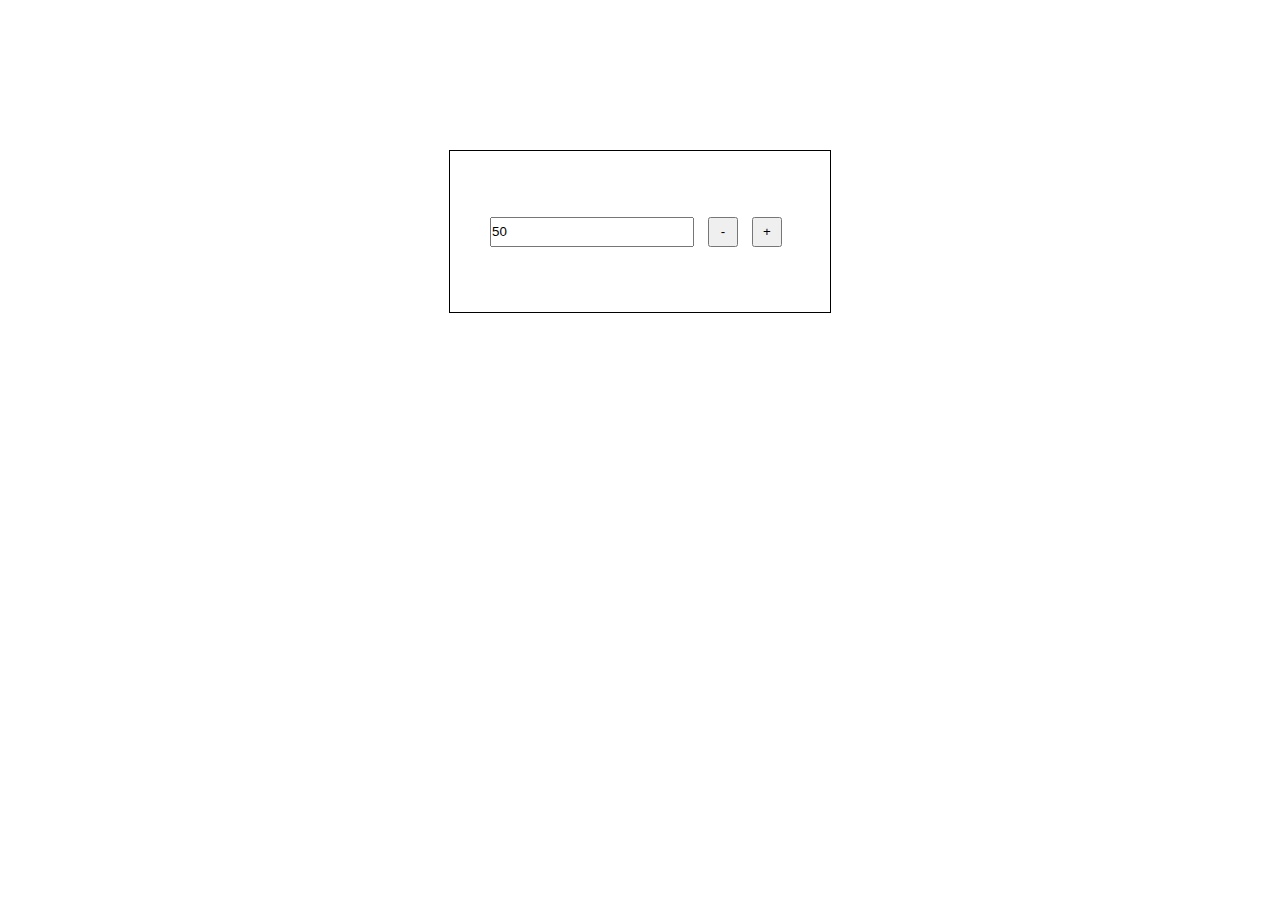
<file: inputComponent/index.html>
<!DOCTYPE html>
<html lang="en">
<head>
	<meta charset="UTF-8">
	<title>数字输入框组件</title>
	<link rel="stylesheet" href="index.css">
	
</head>
<body>
	<div id="app">
		<input-number v-model="value" :step="10" :max="100" :min="0"></input-number>
	</div>
	<script src="vue.js"></script>
	<script src="input-number.js"></script>
	<script src="index.js"></script>
</body>
</html>
</file>
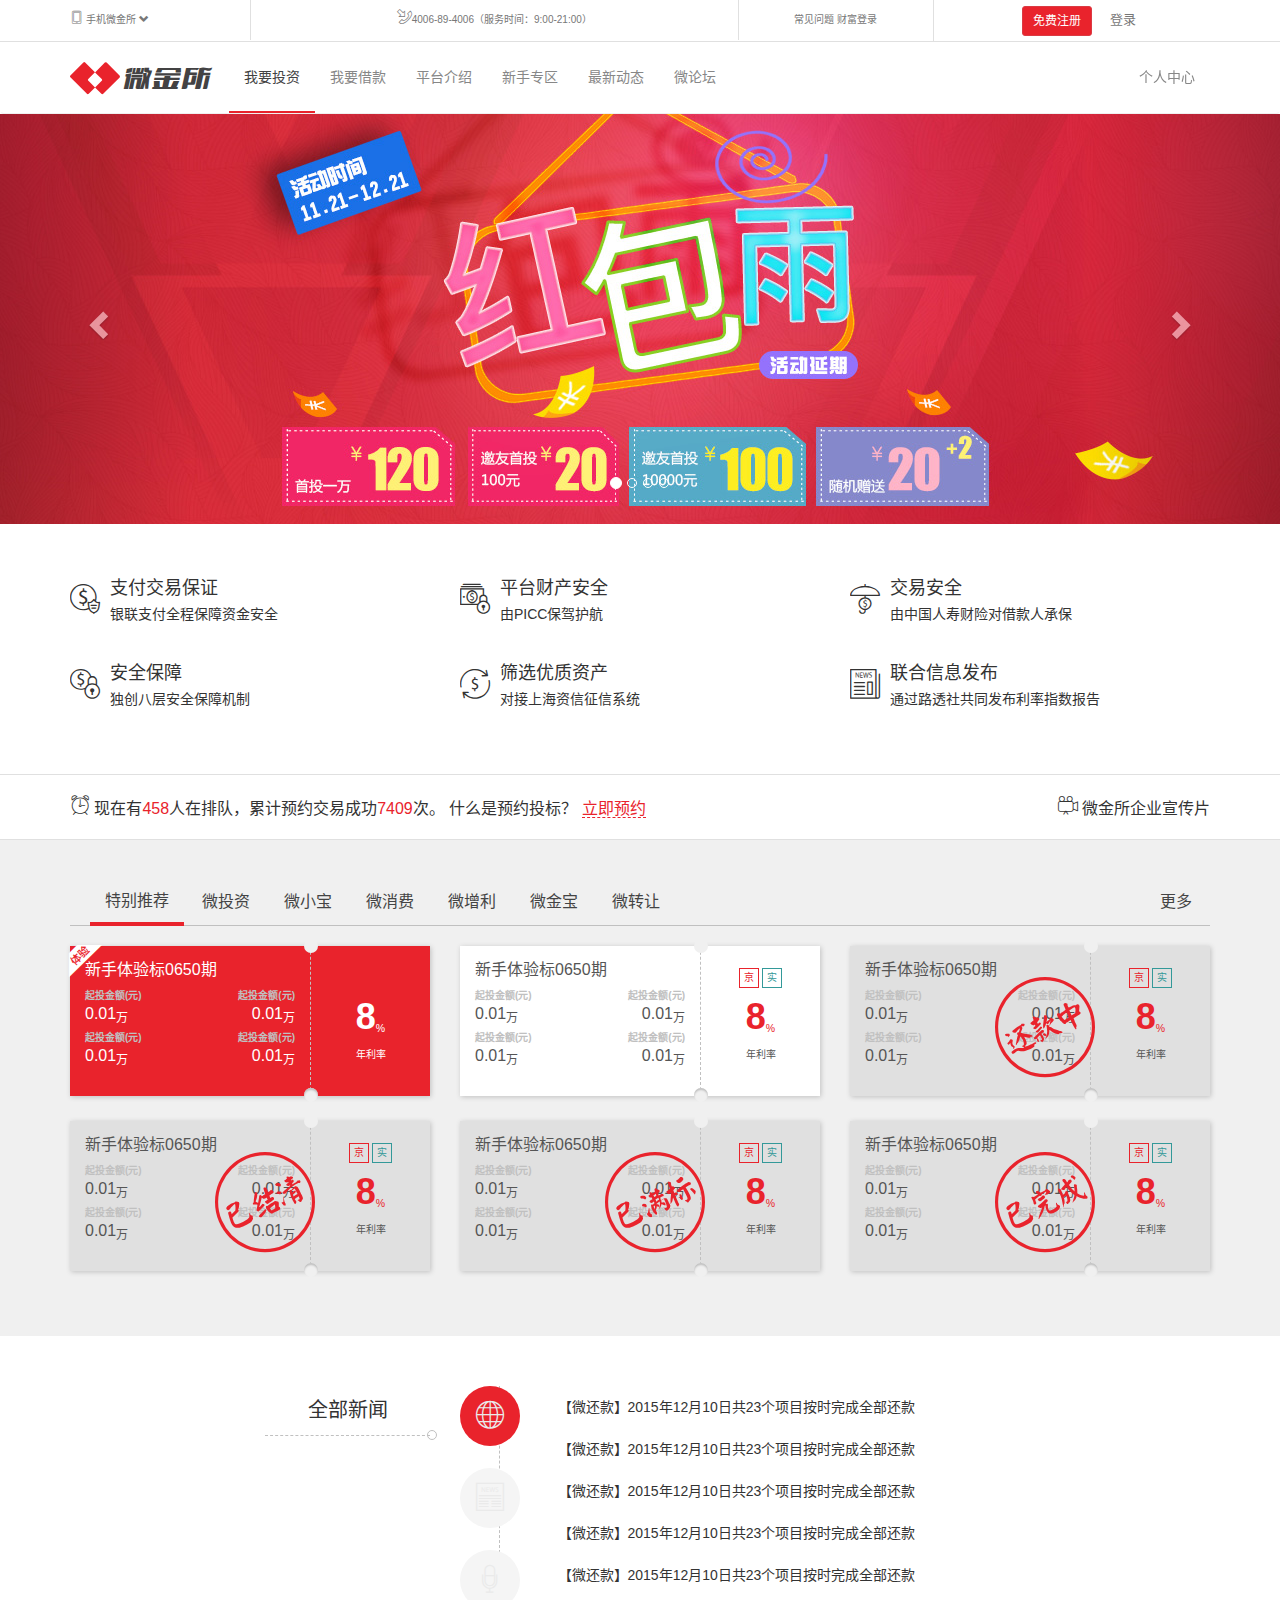
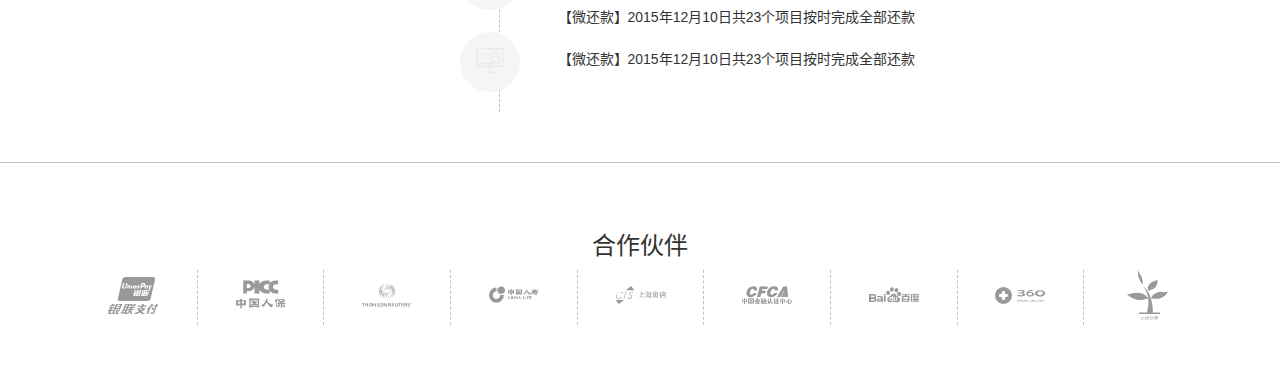
<file: weijinsuo/index.html>
<!DOCTYPE html>
<html lang="zh-CN">

<head>
  <meta charset="UTF-8">
  <meta name="viewport" content="width=device-width, initial-scale=1.0">
  <meta name="author" content="iceStone <ice@wedn.net>">
  <title>微金所-安全的互联网微金融资产交易平台</title>
  <link rel="shortcut icon" href="favicon.ico">
  <link rel="stylesheet" href="lib/bootstrap/css/bootstrap.css">
  <link rel="stylesheet" href="css/main.css">
</head>

<body>
  <!-- 顶部区域 -->
  <header>
    <!-- 通栏菜单 -->
    <div class="topbar hidden-sm hidden-xs">
      <div class="container">
        <div class="row">
          <div class="tb-1 col-md-2">
            <a href="#" class="text-muted">
              <i class="icon-mobilephone"></i>
              <span>手机微金所</span>
              <i class="glyphicon glyphicon-chevron-down"></i>
              <img src="img/c_06.jpg" alt="扫一扫">
            </a>
          </div>
          <div class="tb-2 col-md-5 text-center text-muted">
            <i class="icon-telephone"></i><span>4006-89-4006（服务时间：9:00-21:00）</span>
          </div>
          <div class="tb-3 col-md-2 text-center">
            <a href="#" class="text-muted">常见问题</a>
            <a href="#" class="text-muted">财富登录</a>
          </div>
          <div class="tb-4 col-md-3 text-center">
            <a href="#" class="btn btn-register btn-sm">免费注册</a>
            <a href="#" class="text-muted" data-toggle="modal" data-target=".modal">登录</a>
          </div>
        </div>
      </div>
    </div>
    <!-- /通栏菜单 -->
    <!-- 导航菜单 -->
    <nav class="navbar navbar-itcast" data-spy="affix" data-offset-top="200" data-offset-bottom="1000">
      <div class="container">
        <div class="navbar-header">
          <button type="button" class="navbar-toggle collapsed" data-toggle="collapse" data-target="#nav_menu" aria-expanded="false">
            <span class="sr-only">切换菜单显示</span>
            <span class="icon-bar"></span>
            <span class="icon-bar"></span>
            <span class="icon-bar"></span>
          </button>
          <a class="navbar-brand" href="#">
            <i class="icon-icon"></i><i class="icon-logo"></i>
          </a>
        </div>
        <div class="collapse navbar-collapse" id="nav_menu">
          <ul class="nav navbar-nav">
            <li class="active"><a href="#">我要投资 <span class="sr-only">(current)</span></a></li>
            <li><a href="#">我要借款</a></li>
            <li><a href="#">平台介绍</a></li>
            <li><a href="#">新手专区</a></li>
            <li><a href="#">最新动态</a></li>
            <li><a href="#">微论坛</a></li>
          </ul>
          <ul class="nav navbar-nav navbar-right hidden-sm ">
            <li><a href="#">个人中心</a></li>
          </ul>
        </div>
      </div>
    </nav>
    <!-- /导航菜单 -->
  </header>
  <!-- /顶部区域 -->
  <!-- 通栏轮播 -->
  <section id="home_slide" class="carousel slide" data-ride="carousel">
    <!-- 指示器 -->
    <ol class="carousel-indicators">
      <li data-target="#home_slide" data-slide-to="0" class="active"></li>
      <li data-target="#home_slide" data-slide-to="1"></li>
      <li data-target="#home_slide" data-slide-to="2"></li>
      <li data-target="#home_slide" data-slide-to="3"></li>
    </ol>
    <!-- 轮播页 -->
    <div class="carousel-inner" role="listbox">
      <div class="item active">
        <div class="item-image" data-image-large="img/slide_01_2000x410.jpg" data-image-small="img/slide_01_640x340.jpg" data-image-alt="哈哈"></div>
      </div>
      <div class="item">
        <div class="item-image" data-image-large="img/slide_02_2000x410.jpg" data-image-small="img/slide_02_640x340.jpg" data-image-alt="哈哈"></div>
      </div>
      <div class="item">
        <div class="item-image" data-image-large="img/slide_03_2000x410.jpg" data-image-small="img/slide_03_640x340.jpg" data-image-alt="哈哈"></div>
      </div>
      <div class="item">
        <div class="item-image" data-image-large="img/slide_04_2000x410.jpg" data-image-small="img/slide_04_640x340.jpg" data-image-alt="哈哈"></div>
      </div>
    </div>
    <!-- 控制按钮 -->
    <a class="left carousel-control" href="#home_slide" role="button" data-slide="prev">
      <span class="glyphicon glyphicon-chevron-left" aria-hidden="true"></span>
      <span class="sr-only">上一张</span>
    </a>
    <a class="right carousel-control" href="#home_slide" role="button" data-slide="next">
      <span class="glyphicon glyphicon-chevron-right" aria-hidden="true"></span>
      <span class="sr-only">下一张</span>
    </a>
  </section>
  <!-- /通栏轮播 -->
  <!-- 网站特色 -->
  <section id="features" class="hidden-xs">
    <div class="container">
      <div class="row">
        <div class="col-sm-6 col-md-4">
          <a href="#">
            <div class="media">
              <div class="media-left">
                <i class="icon-uniE907"></i>
              </div>
              <div class="media-body">
                <h4 class="media-heading">支付交易保证</h4>
                <p>银联支付全程保障资金安全</p>
              </div>
            </div>
          </a>
        </div>
        <div class="col-sm-6 col-md-4">
          <a href="#">
            <div class="media">
              <div class="media-left">
                <i class="icon-uniE903"></i>
              </div>
              <div class="media-body">
                <h4 class="media-heading">平台财产安全</h4>
                <p>由PICC保驾护航</p>
              </div>
            </div>
          </a>
        </div>
        <div class="col-sm-6 col-md-4">
          <a href="#">
            <div class="media">
              <div class="media-left">
                <i class="icon-uniE901"></i>
              </div>
              <div class="media-body">
                <h4 class="media-heading">交易安全</h4>
                <p>由中国人寿财险对借款人承保</p>
              </div>
            </div>
          </a>
        </div>
        <div class="col-sm-6 col-md-4">
          <a href="#">
            <div class="media">
              <div class="media-left">
                <i class="icon-uniE900"></i>
              </div>
              <div class="media-body">
                <h4 class="media-heading">安全保障</h4>
                <p>独创八层安全保障机制</p>
              </div>
            </div>
          </a>
        </div>
        <div class="col-sm-6 col-md-4">
          <a href="#">
            <div class="media">
              <div class="media-left">
                <i class="icon-uniE904"></i>
              </div>
              <div class="media-body">
                <h4 class="media-heading">筛选优质资产</h4>
                <p>对接上海资信征信系统</p>
              </div>
            </div>
          </a>
        </div>
        <div class="col-sm-6 col-md-4">
          <a href="#">
            <div class="media">
              <div class="media-left">
                <i class="icon-uniE902"></i>
              </div>
              <div class="media-body">
                <h4 class="media-heading">联合信息发布</h4>
                <p>通过路透社共同发布利率指数报告</p>
              </div>
            </div>
          </a>
        </div>
      </div>
    </div>
  </section>
  <!-- /网站特色 -->
  <!-- 预约投标 -->
  <section id="booking">
    <div class="container">
      <p class="pull-left"><i class="icon-uniE906"></i> 现在有<span>458</span>人在排队，累计预约交易成功<span>7409</span>次。 什么是预约投标？ <a class="just-now" href="#">立即预约</a></p>
      <p class="hidden-sm hidden-xs pull-right"><a class="quick-learn" href="#"><i class="icon-uniE905"></i> 微金所企业宣传片</a></p>
    </div>
  </section>
  <!-- /预约投标 -->
  <!-- 投资产品 -->
  <section id="products">
    <div class="container">
      <!-- Nav tabs -->
      <div class="touch-scroll">
        <ul class="nav nav-tabs" role="tablist">
          <li role="presentation" class="active"><a href="#category_01" aria-controls="category_01" role="tab" data-toggle="tab">特别推荐</a></li>
          <li role="presentation"><a href="#category_02" aria-controls="category_02" role="tab" data-toggle="tab">微投资</a></li>
          <li role="presentation"><a href="#category_03" aria-controls="category_03" role="tab" data-toggle="tab">微小宝</a></li>
          <li role="presentation"><a href="#category_04" aria-controls="category_04" role="tab" data-toggle="tab">微消费</a></li>
          <li role="presentation"><a href="#category_05" aria-controls="category_05" role="tab" data-toggle="tab">微增利</a></li>
          <li role="presentation"><a href="#category_06" aria-controls="category_06" role="tab" data-toggle="tab">微金宝</a></li>
          <li role="presentation"><a href="#category_06" aria-controls="category_06" role="tab" data-toggle="tab">微转让</a></li>
          <li class="hidden-sm hidden-xs pull-right"><a href="#" class="btn btn-link">更多</a></li>
        </ul>
      </div>
      <!-- Tab panes -->
      <div class="tab-content">
        <div role="tabpanel" class="tab-pane fade active in" id="category_01">
          <div class="row">
            <div class="col-md-6 col-lg-4">
              <div class="panel-product active">
                <div class="panel-heading">
                  <p><strong>8</strong><sub>%</sub>
                    <br><span>年利率</span></p>
                </div>
                <div class="panel-body">
                  <h5>新手体验标0650期</h5>
                  <div class="row">
                    <div class="col-xs-6 text-left">
                      <dt>起投金额(元)</dt>
                      <dd>0.01<sub>万</sub></dd>
                    </div>
                    <div class="col-xs-6 text-right">
                      <dt>起投金额(元)</dt>
                      <dd>0.01<sub>万</sub></dd>
                    </div>
                    <div class="col-xs-6 text-left">
                      <dt>起投金额(元)</dt>
                      <dd>0.01<sub>万</sub></dd>
                    </div>
                    <div class="col-xs-6 text-right">
                      <dt>起投金额(元)</dt>
                      <dd>0.01<sub>万</sub></dd>
                    </div>
                  </div>
                </div>
              </div>
            </div>
            <div class="col-md-6 col-lg-4">
              <div class="panel-product">
                <div class="panel-heading">
                  <p class="tooltips">
                    <span class="primary" data-toggle="tooltip" data-placement="top" title="" data-original-title="北京市">京</span>
                    <span class="secondary" data-toggle="tooltip" data-placement="top" title="" data-original-title="实地认证">实</span>
                  </p>
                  <p><strong>8</strong><sub>%</sub>
                    <br><span>年利率</span></p>
                </div>
                <div class="panel-body">
                  <h5>新手体验标0650期</h5>
                  <div class="row">
                    <div class="col-xs-6 text-left">
                      <dt>起投金额(元)</dt>
                      <dd>0.01<sub>万</sub></dd>
                    </div>
                    <div class="col-xs-6 text-right">
                      <dt>起投金额(元)</dt>
                      <dd>0.01<sub>万</sub></dd>
                    </div>
                    <div class="col-xs-6 text-left">
                      <dt>起投金额(元)</dt>
                      <dd>0.01<sub>万</sub></dd>
                    </div>
                    <div class="col-xs-6 text-right">
                      <dt>起投金额(元)</dt>
                      <dd>0.01<sub>万</sub></dd>
                    </div>
                  </div>
                </div>
              </div>
            </div>
            <div class="col-md-6 col-lg-4">
              <div class="panel-product state-1">
                <div class="panel-heading">
                  <p class="tooltips">
                    <span class="primary" data-toggle="tooltip" data-placement="top" title="" data-original-title="北京市">京</span>
                    <span class="secondary" data-toggle="tooltip" data-placement="top" title="" data-original-title="实地认证">实</span>
                  </p>
                  <p><strong>8</strong><sub>%</sub>
                    <br><span>年利率</span></p>
                </div>
                <div class="panel-body">
                  <h5>新手体验标0650期</h5>
                  <div class="row">
                    <div class="col-xs-6 text-left">
                      <dt>起投金额(元)</dt>
                      <dd>0.01<sub>万</sub></dd>
                    </div>
                    <div class="col-xs-6 text-right">
                      <dt>起投金额(元)</dt>
                      <dd>0.01<sub>万</sub></dd>
                    </div>
                    <div class="col-xs-6 text-left">
                      <dt>起投金额(元)</dt>
                      <dd>0.01<sub>万</sub></dd>
                    </div>
                    <div class="col-xs-6 text-right">
                      <dt>起投金额(元)</dt>
                      <dd>0.01<sub>万</sub></dd>
                    </div>
                  </div>
                </div>
              </div>
            </div>
            <div class="col-md-6 col-lg-4">
              <div class="panel-product state-2">
                <div class="panel-heading">
                  <p class="tooltips">
                    <span class="primary" data-toggle="tooltip" data-placement="top" title="" data-original-title="北京市">京</span>
                    <span class="secondary" data-toggle="tooltip" data-placement="top" title="" data-original-title="实地认证">实</span>
                  </p>
                  <p><strong>8</strong><sub>%</sub>
                    <br><span>年利率</span></p>
                </div>
                <div class="panel-body">
                  <h5>新手体验标0650期</h5>
                  <div class="row">
                    <div class="col-xs-6 text-left">
                      <dt>起投金额(元)</dt>
                      <dd>0.01<sub>万</sub></dd>
                    </div>
                    <div class="col-xs-6 text-right">
                      <dt>起投金额(元)</dt>
                      <dd>0.01<sub>万</sub></dd>
                    </div>
                    <div class="col-xs-6 text-left">
                      <dt>起投金额(元)</dt>
                      <dd>0.01<sub>万</sub></dd>
                    </div>
                    <div class="col-xs-6 text-right">
                      <dt>起投金额(元)</dt>
                      <dd>0.01<sub>万</sub></dd>
                    </div>
                  </div>
                </div>
              </div>
            </div>
            <div class="col-md-6 col-lg-4">
              <div class="panel-product state-3">
                <div class="panel-heading">
                  <p class="tooltips">
                    <span class="primary" data-toggle="tooltip" data-placement="top" title="" data-original-title="北京市">京</span>
                    <span class="secondary" data-toggle="tooltip" data-placement="top" title="" data-original-title="实地认证">实</span>
                  </p>
                  <p><strong>8</strong><sub>%</sub>
                    <br><span>年利率</span></p>
                </div>
                <div class="panel-body">
                  <h5>新手体验标0650期</h5>
                  <div class="row">
                    <div class="col-xs-6 text-left">
                      <dt>起投金额(元)</dt>
                      <dd>0.01<sub>万</sub></dd>
                    </div>
                    <div class="col-xs-6 text-right">
                      <dt>起投金额(元)</dt>
                      <dd>0.01<sub>万</sub></dd>
                    </div>
                    <div class="col-xs-6 text-left">
                      <dt>起投金额(元)</dt>
                      <dd>0.01<sub>万</sub></dd>
                    </div>
                    <div class="col-xs-6 text-right">
                      <dt>起投金额(元)</dt>
                      <dd>0.01<sub>万</sub></dd>
                    </div>
                  </div>
                </div>
              </div>
            </div>
            <div class="col-md-6 col-lg-4">
              <div class="panel-product state-4">
                <div class="panel-heading">
                  <p class="tooltips">
                    <span class="primary" data-toggle="tooltip" data-placement="top" title="" data-original-title="北京市">京</span>
                    <span class="secondary" data-toggle="tooltip" data-placement="top" title="" data-original-title="实地认证">实</span>
                  </p>
                  <p><strong>8</strong><sub>%</sub>
                    <br><span>年利率</span></p>
                </div>
                <div class="panel-body">
                  <h5>新手体验标0650期</h5>
                  <div class="row">
                    <div class="col-xs-6 text-left">
                      <dt>起投金额(元)</dt>
                      <dd>0.01<sub>万</sub></dd>
                    </div>
                    <div class="col-xs-6 text-right">
                      <dt>起投金额(元)</dt>
                      <dd>0.01<sub>万</sub></dd>
                    </div>
                    <div class="col-xs-6 text-left">
                      <dt>起投金额(元)</dt>
                      <dd>0.01<sub>万</sub></dd>
                    </div>
                    <div class="col-xs-6 text-right">
                      <dt>起投金额(元)</dt>
                      <dd>0.01<sub>万</sub></dd>
                    </div>
                  </div>
                </div>
              </div>
            </div>
          </div>
        </div>
        <div role="tabpanel" class="tab-pane fade" id="category_02">
          <div class="row">
            <div class="col-md-6 col-lg-4">
              <div class="panel-product">
                <div class="panel-heading">
                  <p class="tooltips">
                    <span class="primary" data-toggle="tooltip" data-placement="top" title="" data-original-title="北京市">京</span>
                    <span class="secondary" data-toggle="tooltip" data-placement="top" title="" data-original-title="实地认证">实</span>
                  </p>
                  <p><strong>8</strong><sub>%</sub>
                    <br><span>年利率</span></p>
                </div>
                <div class="panel-body">
                  <h5>新手体验标0650期</h5>
                  <div class="row">
                    <div class="col-xs-6 text-left">
                      <dt>起投金额(元)</dt>
                      <dd>0.01<sub>万</sub></dd>
                    </div>
                    <div class="col-xs-6 text-right">
                      <dt>起投金额(元)</dt>
                      <dd>0.01<sub>万</sub></dd>
                    </div>
                    <div class="col-xs-6 text-left">
                      <dt>起投金额(元)</dt>
                      <dd>0.01<sub>万</sub></dd>
                    </div>
                    <div class="col-xs-6 text-right">
                      <dt>起投金额(元)</dt>
                      <dd>0.01<sub>万</sub></dd>
                    </div>
                  </div>
                </div>
              </div>
            </div>
            <div class="col-md-6 col-lg-4">
              <div class="panel-product">
                <div class="panel-heading">
                  <p class="tooltips">
                    <span class="primary" data-toggle="tooltip" data-placement="top" title="" data-original-title="北京市">京</span>
                    <span class="secondary" data-toggle="tooltip" data-placement="top" title="" data-original-title="实地认证">实</span>
                  </p>
                  <p><strong>8</strong><sub>%</sub>
                    <br><span>年利率</span></p>
                </div>
                <div class="panel-body">
                  <h5>新手体验标0650期</h5>
                  <div class="row">
                    <div class="col-xs-6 text-left">
                      <dt>起投金额(元)</dt>
                      <dd>0.01<sub>万</sub></dd>
                    </div>
                    <div class="col-xs-6 text-right">
                      <dt>起投金额(元)</dt>
                      <dd>0.01<sub>万</sub></dd>
                    </div>
                    <div class="col-xs-6 text-left">
                      <dt>起投金额(元)</dt>
                      <dd>0.01<sub>万</sub></dd>
                    </div>
                    <div class="col-xs-6 text-right">
                      <dt>起投金额(元)</dt>
                      <dd>0.01<sub>万</sub></dd>
                    </div>
                  </div>
                </div>
              </div>
            </div>
            <div class="col-md-6 col-lg-4">
              <div class="panel-product">
                <div class="panel-heading">
                  <p class="tooltips">
                    <span class="primary" data-toggle="tooltip" data-placement="top" title="" data-original-title="北京市">京</span>
                    <span class="secondary" data-toggle="tooltip" data-placement="top" title="" data-original-title="实地认证">实</span>
                  </p>
                  <p><strong>8</strong><sub>%</sub>
                    <br><span>年利率</span></p>
                </div>
                <div class="panel-body">
                  <h5>新手体验标0650期</h5>
                  <div class="row">
                    <div class="col-xs-6 text-left">
                      <dt>起投金额(元)</dt>
                      <dd>0.01<sub>万</sub></dd>
                    </div>
                    <div class="col-xs-6 text-right">
                      <dt>起投金额(元)</dt>
                      <dd>0.01<sub>万</sub></dd>
                    </div>
                    <div class="col-xs-6 text-left">
                      <dt>起投金额(元)</dt>
                      <dd>0.01<sub>万</sub></dd>
                    </div>
                    <div class="col-xs-6 text-right">
                      <dt>起投金额(元)</dt>
                      <dd>0.01<sub>万</sub></dd>
                    </div>
                  </div>
                </div>
              </div>
            </div>
            <div class="col-md-6 col-lg-4">
              <div class="panel-product">
                <div class="panel-heading">
                  <p class="tooltips">
                    <span class="primary" data-toggle="tooltip" data-placement="top" title="" data-original-title="北京市">京</span>
                    <span class="secondary" data-toggle="tooltip" data-placement="top" title="" data-original-title="实地认证">实</span>
                  </p>
                  <p><strong>8</strong><sub>%</sub>
                    <br><span>年利率</span></p>
                </div>
                <div class="panel-body">
                  <h5>新手体验标0650期</h5>
                  <div class="row">
                    <div class="col-xs-6 text-left">
                      <dt>起投金额(元)</dt>
                      <dd>0.01<sub>万</sub></dd>
                    </div>
                    <div class="col-xs-6 text-right">
                      <dt>起投金额(元)</dt>
                      <dd>0.01<sub>万</sub></dd>
                    </div>
                    <div class="col-xs-6 text-left">
                      <dt>起投金额(元)</dt>
                      <dd>0.01<sub>万</sub></dd>
                    </div>
                    <div class="col-xs-6 text-right">
                      <dt>起投金额(元)</dt>
                      <dd>0.01<sub>万</sub></dd>
                    </div>
                  </div>
                </div>
              </div>
            </div>
          </div>
        </div>
        <div role="tabpanel" class="tab-pane fade" id="category_03">
          <div class="row">
            <div class="col-md-6 col-lg-4">
              <div class="panel-product">
                <div class="panel-heading">
                  <p class="tooltips">
                    <span class="primary" data-toggle="tooltip" data-placement="top" title="" data-original-title="北京市">京</span>
                    <span class="secondary" data-toggle="tooltip" data-placement="top" title="" data-original-title="实地认证">实</span>
                  </p>
                  <p><strong>8</strong><sub>%</sub>
                    <br><span>年利率</span></p>
                </div>
                <div class="panel-body">
                  <h5>新手体验标0650期</h5>
                  <div class="row">
                    <div class="col-xs-6 text-left">
                      <dt>起投金额(元)</dt>
                      <dd>0.01<sub>万</sub></dd>
                    </div>
                    <div class="col-xs-6 text-right">
                      <dt>起投金额(元)</dt>
                      <dd>0.01<sub>万</sub></dd>
                    </div>
                    <div class="col-xs-6 text-left">
                      <dt>起投金额(元)</dt>
                      <dd>0.01<sub>万</sub></dd>
                    </div>
                    <div class="col-xs-6 text-right">
                      <dt>起投金额(元)</dt>
                      <dd>0.01<sub>万</sub></dd>
                    </div>
                  </div>
                </div>
              </div>
            </div>
            <div class="col-md-6 col-lg-4">
              <div class="panel-product">
                <div class="panel-heading">
                  <p class="tooltips">
                    <span class="primary" data-toggle="tooltip" data-placement="top" title="" data-original-title="北京市">京</span>
                    <span class="secondary" data-toggle="tooltip" data-placement="top" title="" data-original-title="实地认证">实</span>
                  </p>
                  <p><strong>8</strong><sub>%</sub>
                    <br><span>年利率</span></p>
                </div>
                <div class="panel-body">
                  <h5>新手体验标0650期</h5>
                  <div class="row">
                    <div class="col-xs-6 text-left">
                      <dt>起投金额(元)</dt>
                      <dd>0.01<sub>万</sub></dd>
                    </div>
                    <div class="col-xs-6 text-right">
                      <dt>起投金额(元)</dt>
                      <dd>0.01<sub>万</sub></dd>
                    </div>
                    <div class="col-xs-6 text-left">
                      <dt>起投金额(元)</dt>
                      <dd>0.01<sub>万</sub></dd>
                    </div>
                    <div class="col-xs-6 text-right">
                      <dt>起投金额(元)</dt>
                      <dd>0.01<sub>万</sub></dd>
                    </div>
                  </div>
                </div>
              </div>
            </div>
            <div class="col-md-6 col-lg-4">
              <div class="panel-product">
                <div class="panel-heading">
                  <p class="tooltips">
                    <span class="primary" data-toggle="tooltip" data-placement="top" title="" data-original-title="北京市">京</span>
                    <span class="secondary" data-toggle="tooltip" data-placement="top" title="" data-original-title="实地认证">实</span>
                  </p>
                  <p><strong>8</strong><sub>%</sub>
                    <br><span>年利率</span></p>
                </div>
                <div class="panel-body">
                  <h5>新手体验标0650期</h5>
                  <div class="row">
                    <div class="col-xs-6 text-left">
                      <dt>起投金额(元)</dt>
                      <dd>0.01<sub>万</sub></dd>
                    </div>
                    <div class="col-xs-6 text-right">
                      <dt>起投金额(元)</dt>
                      <dd>0.01<sub>万</sub></dd>
                    </div>
                    <div class="col-xs-6 text-left">
                      <dt>起投金额(元)</dt>
                      <dd>0.01<sub>万</sub></dd>
                    </div>
                    <div class="col-xs-6 text-right">
                      <dt>起投金额(元)</dt>
                      <dd>0.01<sub>万</sub></dd>
                    </div>
                  </div>
                </div>
              </div>
            </div>
            <div class="col-md-6 col-lg-4">
              <div class="panel-product">
                <div class="panel-heading">
                  <p class="tooltips">
                    <span class="primary" data-toggle="tooltip" data-placement="top" title="" data-original-title="北京市">京</span>
                    <span class="secondary" data-toggle="tooltip" data-placement="top" title="" data-original-title="实地认证">实</span>
                  </p>
                  <p><strong>8</strong><sub>%</sub>
                    <br><span>年利率</span></p>
                </div>
                <div class="panel-body">
                  <h5>新手体验标0650期</h5>
                  <div class="row">
                    <div class="col-xs-6 text-left">
                      <dt>起投金额(元)</dt>
                      <dd>0.01<sub>万</sub></dd>
                    </div>
                    <div class="col-xs-6 text-right">
                      <dt>起投金额(元)</dt>
                      <dd>0.01<sub>万</sub></dd>
                    </div>
                    <div class="col-xs-6 text-left">
                      <dt>起投金额(元)</dt>
                      <dd>0.01<sub>万</sub></dd>
                    </div>
                    <div class="col-xs-6 text-right">
                      <dt>起投金额(元)</dt>
                      <dd>0.01<sub>万</sub></dd>
                    </div>
                  </div>
                </div>
              </div>
            </div>
          </div>
        </div>
        <div role="tabpanel" class="tab-pane fade" id="category_04">
          <div class="row">
            <div class="col-md-6 col-lg-4">
              <div class="panel-product">
                <div class="panel-heading">
                  <p class="tooltips">
                    <span class="primary" data-toggle="tooltip" data-placement="top" title="" data-original-title="北京市">京</span>
                    <span class="secondary" data-toggle="tooltip" data-placement="top" title="" data-original-title="实地认证">实</span>
                  </p>
                  <p><strong>8</strong><sub>%</sub>
                    <br><span>年利率</span></p>
                </div>
                <div class="panel-body">
                  <h5>新手体验标0650期</h5>
                  <div class="row">
                    <div class="col-xs-6 text-left">
                      <dt>起投金额(元)</dt>
                      <dd>0.01<sub>万</sub></dd>
                    </div>
                    <div class="col-xs-6 text-right">
                      <dt>起投金额(元)</dt>
                      <dd>0.01<sub>万</sub></dd>
                    </div>
                    <div class="col-xs-6 text-left">
                      <dt>起投金额(元)</dt>
                      <dd>0.01<sub>万</sub></dd>
                    </div>
                    <div class="col-xs-6 text-right">
                      <dt>起投金额(元)</dt>
                      <dd>0.01<sub>万</sub></dd>
                    </div>
                  </div>
                </div>
              </div>
            </div>
            <div class="col-md-6 col-lg-4">
              <div class="panel-product">
                <div class="panel-heading">
                  <p class="tooltips">
                    <span class="primary" data-toggle="tooltip" data-placement="top" title="" data-original-title="北京市">京</span>
                    <span class="secondary" data-toggle="tooltip" data-placement="top" title="" data-original-title="实地认证">实</span>
                  </p>
                  <p><strong>8</strong><sub>%</sub>
                    <br><span>年利率</span></p>
                </div>
                <div class="panel-body">
                  <h5>新手体验标0650期</h5>
                  <div class="row">
                    <div class="col-xs-6 text-left">
                      <dt>起投金额(元)</dt>
                      <dd>0.01<sub>万</sub></dd>
                    </div>
                    <div class="col-xs-6 text-right">
                      <dt>起投金额(元)</dt>
                      <dd>0.01<sub>万</sub></dd>
                    </div>
                    <div class="col-xs-6 text-left">
                      <dt>起投金额(元)</dt>
                      <dd>0.01<sub>万</sub></dd>
                    </div>
                    <div class="col-xs-6 text-right">
                      <dt>起投金额(元)</dt>
                      <dd>0.01<sub>万</sub></dd>
                    </div>
                  </div>
                </div>
              </div>
            </div>
            <div class="col-md-6 col-lg-4">
              <div class="panel-product">
                <div class="panel-heading">
                  <p class="tooltips">
                    <span class="primary" data-toggle="tooltip" data-placement="top" title="" data-original-title="北京市">京</span>
                    <span class="secondary" data-toggle="tooltip" data-placement="top" title="" data-original-title="实地认证">实</span>
                  </p>
                  <p><strong>8</strong><sub>%</sub>
                    <br><span>年利率</span></p>
                </div>
                <div class="panel-body">
                  <h5>新手体验标0650期</h5>
                  <div class="row">
                    <div class="col-xs-6 text-left">
                      <dt>起投金额(元)</dt>
                      <dd>0.01<sub>万</sub></dd>
                    </div>
                    <div class="col-xs-6 text-right">
                      <dt>起投金额(元)</dt>
                      <dd>0.01<sub>万</sub></dd>
                    </div>
                    <div class="col-xs-6 text-left">
                      <dt>起投金额(元)</dt>
                      <dd>0.01<sub>万</sub></dd>
                    </div>
                    <div class="col-xs-6 text-right">
                      <dt>起投金额(元)</dt>
                      <dd>0.01<sub>万</sub></dd>
                    </div>
                  </div>
                </div>
              </div>
            </div>
            <div class="col-md-6 col-lg-4">
              <div class="panel-product">
                <div class="panel-heading">
                  <p class="tooltips">
                    <span class="primary" data-toggle="tooltip" data-placement="top" title="" data-original-title="北京市">京</span>
                    <span class="secondary" data-toggle="tooltip" data-placement="top" title="" data-original-title="实地认证">实</span>
                  </p>
                  <p><strong>8</strong><sub>%</sub>
                    <br><span>年利率</span></p>
                </div>
                <div class="panel-body">
                  <h5>新手体验标0650期</h5>
                  <div class="row">
                    <div class="col-xs-6 text-left">
                      <dt>起投金额(元)</dt>
                      <dd>0.01<sub>万</sub></dd>
                    </div>
                    <div class="col-xs-6 text-right">
                      <dt>起投金额(元)</dt>
                      <dd>0.01<sub>万</sub></dd>
                    </div>
                    <div class="col-xs-6 text-left">
                      <dt>起投金额(元)</dt>
                      <dd>0.01<sub>万</sub></dd>
                    </div>
                    <div class="col-xs-6 text-right">
                      <dt>起投金额(元)</dt>
                      <dd>0.01<sub>万</sub></dd>
                    </div>
                  </div>
                </div>
              </div>
            </div>
          </div>
        </div>
        <div role="tabpanel" class="tab-pane fade" id="category_05">
          <div class="row">
            <div class="col-md-6 col-lg-4">
              <div class="panel-product">
                <div class="panel-heading">
                  <p class="tooltips">
                    <span class="primary" data-toggle="tooltip" data-placement="top" title="" data-original-title="北京市">京</span>
                    <span class="secondary" data-toggle="tooltip" data-placement="top" title="" data-original-title="实地认证">实</span>
                  </p>
                  <p><strong>8</strong><sub>%</sub>
                    <br><span>年利率</span></p>
                </div>
                <div class="panel-body">
                  <h5>新手体验标0650期</h5>
                  <div class="row">
                    <div class="col-xs-6 text-left">
                      <dt>起投金额(元)</dt>
                      <dd>0.01<sub>万</sub></dd>
                    </div>
                    <div class="col-xs-6 text-right">
                      <dt>起投金额(元)</dt>
                      <dd>0.01<sub>万</sub></dd>
                    </div>
                    <div class="col-xs-6 text-left">
                      <dt>起投金额(元)</dt>
                      <dd>0.01<sub>万</sub></dd>
                    </div>
                    <div class="col-xs-6 text-right">
                      <dt>起投金额(元)</dt>
                      <dd>0.01<sub>万</sub></dd>
                    </div>
                  </div>
                </div>
              </div>
            </div>
            <div class="col-md-6 col-lg-4">
              <div class="panel-product">
                <div class="panel-heading">
                  <p class="tooltips">
                    <span class="primary" data-toggle="tooltip" data-placement="top" title="" data-original-title="北京市">京</span>
                    <span class="secondary" data-toggle="tooltip" data-placement="top" title="" data-original-title="实地认证">实</span>
                  </p>
                  <p><strong>8</strong><sub>%</sub>
                    <br><span>年利率</span></p>
                </div>
                <div class="panel-body">
                  <h5>新手体验标0650期</h5>
                  <div class="row">
                    <div class="col-xs-6 text-left">
                      <dt>起投金额(元)</dt>
                      <dd>0.01<sub>万</sub></dd>
                    </div>
                    <div class="col-xs-6 text-right">
                      <dt>起投金额(元)</dt>
                      <dd>0.01<sub>万</sub></dd>
                    </div>
                    <div class="col-xs-6 text-left">
                      <dt>起投金额(元)</dt>
                      <dd>0.01<sub>万</sub></dd>
                    </div>
                    <div class="col-xs-6 text-right">
                      <dt>起投金额(元)</dt>
                      <dd>0.01<sub>万</sub></dd>
                    </div>
                  </div>
                </div>
              </div>
            </div>
            <div class="col-md-6 col-lg-4">
              <div class="panel-product">
                <div class="panel-heading">
                  <p class="tooltips">
                    <span class="primary" data-toggle="tooltip" data-placement="top" title="" data-original-title="北京市">京</span>
                    <span class="secondary" data-toggle="tooltip" data-placement="top" title="" data-original-title="实地认证">实</span>
                  </p>
                  <p><strong>8</strong><sub>%</sub>
                    <br><span>年利率</span></p>
                </div>
                <div class="panel-body">
                  <h5>新手体验标0650期</h5>
                  <div class="row">
                    <div class="col-xs-6 text-left">
                      <dt>起投金额(元)</dt>
                      <dd>0.01<sub>万</sub></dd>
                    </div>
                    <div class="col-xs-6 text-right">
                      <dt>起投金额(元)</dt>
                      <dd>0.01<sub>万</sub></dd>
                    </div>
                    <div class="col-xs-6 text-left">
                      <dt>起投金额(元)</dt>
                      <dd>0.01<sub>万</sub></dd>
                    </div>
                    <div class="col-xs-6 text-right">
                      <dt>起投金额(元)</dt>
                      <dd>0.01<sub>万</sub></dd>
                    </div>
                  </div>
                </div>
              </div>
            </div>
            <div class="col-md-6 col-lg-4">
              <div class="panel-product">
                <div class="panel-heading">
                  <p class="tooltips">
                    <span class="primary" data-toggle="tooltip" data-placement="top" title="" data-original-title="北京市">京</span>
                    <span class="secondary" data-toggle="tooltip" data-placement="top" title="" data-original-title="实地认证">实</span>
                  </p>
                  <p><strong>8</strong><sub>%</sub>
                    <br><span>年利率</span></p>
                </div>
                <div class="panel-body">
                  <h5>新手体验标0650期</h5>
                  <div class="row">
                    <div class="col-xs-6 text-left">
                      <dt>起投金额(元)</dt>
                      <dd>0.01<sub>万</sub></dd>
                    </div>
                    <div class="col-xs-6 text-right">
                      <dt>起投金额(元)</dt>
                      <dd>0.01<sub>万</sub></dd>
                    </div>
                    <div class="col-xs-6 text-left">
                      <dt>起投金额(元)</dt>
                      <dd>0.01<sub>万</sub></dd>
                    </div>
                    <div class="col-xs-6 text-right">
                      <dt>起投金额(元)</dt>
                      <dd>0.01<sub>万</sub></dd>
                    </div>
                  </div>
                </div>
              </div>
            </div>
          </div>
        </div>
        <div role="tabpanel" class="tab-pane fade" id="category_06">
          <div class="row">
            <div class="col-md-6 col-lg-4">
              <div class="panel-product">
                <div class="panel-heading">
                  <p class="tooltips">
                    <span class="primary" data-toggle="tooltip" data-placement="top" title="" data-original-title="北京市">京</span>
                    <span class="secondary" data-toggle="tooltip" data-placement="top" title="" data-original-title="实地认证">实</span>
                  </p>
                  <p><strong>8</strong><sub>%</sub>
                    <br><span>年利率</span></p>
                </div>
                <div class="panel-body">
                  <h5>新手体验标0650期</h5>
                  <div class="row">
                    <div class="col-xs-6 text-left">
                      <dt>起投金额(元)</dt>
                      <dd>0.01<sub>万</sub></dd>
                    </div>
                    <div class="col-xs-6 text-right">
                      <dt>起投金额(元)</dt>
                      <dd>0.01<sub>万</sub></dd>
                    </div>
                    <div class="col-xs-6 text-left">
                      <dt>起投金额(元)</dt>
                      <dd>0.01<sub>万</sub></dd>
                    </div>
                    <div class="col-xs-6 text-right">
                      <dt>起投金额(元)</dt>
                      <dd>0.01<sub>万</sub></dd>
                    </div>
                  </div>
                </div>
              </div>
            </div>
            <div class="col-md-6 col-lg-4">
              <div class="panel-product">
                <div class="panel-heading">
                  <p class="tooltips">
                    <span class="primary" data-toggle="tooltip" data-placement="top" title="" data-original-title="北京市">京</span>
                    <span class="secondary" data-toggle="tooltip" data-placement="top" title="" data-original-title="实地认证">实</span>
                  </p>
                  <p><strong>8</strong><sub>%</sub>
                    <br><span>年利率</span></p>
                </div>
                <div class="panel-body">
                  <h5>新手体验标0650期</h5>
                  <div class="row">
                    <div class="col-xs-6 text-left">
                      <dt>起投金额(元)</dt>
                      <dd>0.01<sub>万</sub></dd>
                    </div>
                    <div class="col-xs-6 text-right">
                      <dt>起投金额(元)</dt>
                      <dd>0.01<sub>万</sub></dd>
                    </div>
                    <div class="col-xs-6 text-left">
                      <dt>起投金额(元)</dt>
                      <dd>0.01<sub>万</sub></dd>
                    </div>
                    <div class="col-xs-6 text-right">
                      <dt>起投金额(元)</dt>
                      <dd>0.01<sub>万</sub></dd>
                    </div>
                  </div>
                </div>
              </div>
            </div>
            <div class="col-md-6 col-lg-4">
              <div class="panel-product">
                <div class="panel-heading">
                  <p class="tooltips">
                    <span class="primary" data-toggle="tooltip" data-placement="top" title="" data-original-title="北京市">京</span>
                    <span class="secondary" data-toggle="tooltip" data-placement="top" title="" data-original-title="实地认证">实</span>
                  </p>
                  <p><strong>8</strong><sub>%</sub>
                    <br><span>年利率</span></p>
                </div>
                <div class="panel-body">
                  <h5>新手体验标0650期</h5>
                  <div class="row">
                    <div class="col-xs-6 text-left">
                      <dt>起投金额(元)</dt>
                      <dd>0.01<sub>万</sub></dd>
                    </div>
                    <div class="col-xs-6 text-right">
                      <dt>起投金额(元)</dt>
                      <dd>0.01<sub>万</sub></dd>
                    </div>
                    <div class="col-xs-6 text-left">
                      <dt>起投金额(元)</dt>
                      <dd>0.01<sub>万</sub></dd>
                    </div>
                    <div class="col-xs-6 text-right">
                      <dt>起投金额(元)</dt>
                      <dd>0.01<sub>万</sub></dd>
                    </div>
                  </div>
                </div>
              </div>
            </div>
            <div class="col-md-6 col-lg-4">
              <div class="panel-product">
                <div class="panel-heading">
                  <p class="tooltips">
                    <span class="primary" data-toggle="tooltip" data-placement="top" title="" data-original-title="北京市">京</span>
                    <span class="secondary" data-toggle="tooltip" data-placement="top" title="" data-original-title="实地认证">实</span>
                  </p>
                  <p><strong>8</strong><sub>%</sub>
                    <br><span>年利率</span></p>
                </div>
                <div class="panel-body">
                  <h5>新手体验标0650期</h5>
                  <div class="row">
                    <div class="col-xs-6 text-left">
                      <dt>起投金额(元)</dt>
                      <dd>0.01<sub>万</sub></dd>
                    </div>
                    <div class="col-xs-6 text-right">
                      <dt>起投金额(元)</dt>
                      <dd>0.01<sub>万</sub></dd>
                    </div>
                    <div class="col-xs-6 text-left">
                      <dt>起投金额(元)</dt>
                      <dd>0.01<sub>万</sub></dd>
                    </div>
                    <div class="col-xs-6 text-right">
                      <dt>起投金额(元)</dt>
                      <dd>0.01<sub>万</sub></dd>
                    </div>
                  </div>
                </div>
              </div>
            </div>
          </div>
        </div>
      </div>
    </div>
  </section>
  <!-- /投资产品 -->
  <!-- 新闻 -->
  <section id="news">
    <div class="container">
      <div class="row">
        <div class="col-md-offset-2 col-md-2">
          <div class="news-title">
            全部新闻
          </div>
        </div>
        <div class="col-md-1">
          <!-- Nav tabs -->
          <ul class="nav nav-pills nav-stacked news-nav" role="tablist">
            <li role="presentation" class="active"><a href="#news_1" aria-controls="news_1" role="tab" data-toggle="tab" data-title="全部新聞"><i class="icon-news01"></i></a></li>
            <li role="presentation"><a href="#news_2" aria-controls="news_2" role="tab" data-toggle="tab" data-title="媒體報道"><i class="icon-news02"></i></a></li>
            <li role="presentation"><a href="#news_3" aria-controls="news_3" role="tab" data-toggle="tab" data-title="微金所頭條"><i class="icon-news03"></i></a></li>
            <li role="presentation"><a href="#news_4" aria-controls="news_4" role="tab" data-toggle="tab" data-title="行業資訊"><i class="icon-news04"></i></a></li>
          </ul>
          <i class="line hidden-sm hidden-xs"></i>
        </div>
        <div class="col-md-7">
          <!-- Tab panes -->
          <div class="tab-content">
            <div role="tabpanel" class="tab-pane fade active in" id="news_1">
              <ul>
                <li>【微还款】2015年12月10日共23个项目按时完成全部还款</li>
                <li>【微还款】2015年12月10日共23个项目按时完成全部还款</li>
                <li>【微还款】2015年12月10日共23个项目按时完成全部还款</li>
                <li>【微还款】2015年12月10日共23个项目按时完成全部还款</li>
                <li>【微还款】2015年12月10日共23个项目按时完成全部还款</li>
                <li>【微还款】2015年12月10日共23个项目按时完成全部还款</li>
                <li>【微还款】2015年12月10日共23个项目按时完成全部还款</li>
              </ul>
            </div>
            <div role="tabpanel" class="tab-pane fade" id="news_2">
              <ul>
                <li>【微还款】2016年12月10日共23个项目按时完成全部还款</li>
                <li>【微还款】2016年12月10日共23个项目按时完成全部还款</li>
                <li>【微还款】2016年12月10日共23个项目按时完成全部还款</li>
                <li>【微还款】2016年12月10日共23个项目按时完成全部还款</li>
                <li>【微还款】2016年12月10日共23个项目按时完成全部还款</li>
                <li>【微还款】2016年12月10日共23个项目按时完成全部还款</li>
                <li>【微还款】2016年12月10日共23个项目按时完成全部还款</li>
              </ul>
            </div>
            <div role="tabpanel" class="tab-pane fade" id="news_3">
              <ul>
                <li>【微还款】2015年12月10日共23个项目按时完成全部还款</li>
                <li>【微还款】2015年12月10日共23个项目按时完成全部还款</li>
                <li>【微还款】2015年12月10日共23个项目按时完成全部还款</li>
                <li>【微还款】2015年12月10日共23个项目按时完成全部还款</li>
                <li>【微还款】2015年12月10日共23个项目按时完成全部还款</li>
                <li>【微还款】2015年12月10日共23个项目按时完成全部还款</li>
                <li>【微还款】2015年12月10日共23个项目按时完成全部还款</li>
              </ul>
            </div>
            <div role="tabpanel" class="tab-pane fade" id="news_4">
              <ul>
                <li>【微还款】2016年12月10日共23个项目按时完成全部还款</li>
                <li>【微还款】2016年12月10日共23个项目按时完成全部还款</li>
                <li>【微还款】2016年12月10日共23个项目按时完成全部还款</li>
                <li>【微还款】2016年12月10日共23个项目按时完成全部还款</li>
                <li>【微还款】2016年12月10日共23个项目按时完成全部还款</li>
                <li>【微还款】2016年12月10日共23个项目按时完成全部还款</li>
                <li>【微还款】2016年12月10日共23个项目按时完成全部还款</li>
              </ul>
            </div>
          </div>
        </div>
      </div>
    </div>
  </section>
  <!-- /新闻 -->
  <!-- 合作伙伴 -->
  <section id="partner" class="hidden-xs">
    <div class="container">
      <h3 class="text-center">合作伙伴</h3>
      <div class="text-center">
        <ul class="partner-list">
          <li>
            <a class="icon-uniE930" href="http://www.chinapay.com/" target="_blank"></a>
          </li>
          <li>
            <a class="icon-uniE92F" href="http://www.chinapay.com/" target="_blank"></a>
          </li>
          <li>
            <a class="icon-uniE92E" href="http://www.chinapay.com/" target="_blank"></a>
          </li>
          <li>
            <a class="icon-uniE92A" href="http://www.chinapay.com/" target="_blank"></a>
          </li>
          <li>
            <a class="icon-uniE929" href="http://www.chinapay.com/" target="_blank"></a>
          </li>
          <li>
            <a class="icon-uniE931" href="http://www.chinapay.com/" target="_blank"></a>
          </li>
          <li>
            <a class="icon-uniE92C" href="http://www.chinapay.com/" target="_blank"></a>
          </li>
          <li>
            <a class="icon-uniE92B" href="http://www.chinapay.com/" target="_blank"></a>
          </li>
          <li>
            <a class="icon-uniE92D" href="http://www.chinapay.com/" target="_blank"></a>
          </li>
        </ul>
      </div>
    </div>
  </section>
  <!-- /合作伙伴 -->
  <footer>
  </footer>
  <!-- 登录对话框 -->
  <div class="modal fade">
    <div class="modal-dialog modal-md">
      <div class="modal-content">
        <div class="modal-header">
          <button type="button" class="close" data-dismiss="modal" aria-label="Close"><span aria-hidden="true">&times;</span></button>
          <h4 class="modal-title">欢迎登录哈哈哈</h4>
        </div>
        <div class="modal-body">
          <form class="form-horizontal">
            <div class="form-group">
              <label for="inputEmail3" class="col-sm-2 control-label">Email</label>
              <div class="col-sm-10">
                <input type="email" class="form-control" id="inputEmail3" placeholder="Email">
              </div>
            </div>
            <div class="form-group">
              <label for="inputPassword3" class="col-sm-2 control-label">Password</label>
              <div class="col-sm-10">
                <input type="password" class="form-control" id="inputPassword3" placeholder="Password">
              </div>
            </div>
            <div class="form-group">
              <div class="col-sm-offset-2 col-sm-10">
                <div class="checkbox">
                  <label>
                    <input type="checkbox"> Remember me
                  </label>
                </div>
              </div>
            </div>
            <div class="form-group">
              <div class="col-sm-offset-2 col-sm-10">
                <button type="submit" class="btn btn-default">Sign in</button>
              </div>
            </div>
          </form>
        </div>
        <!-- <div class="modal-footer">
          <button type="button" class="btn btn-default" data-dismiss="modal">Close</button>
          <button type="button" class="btn btn-primary">Save changes</button>
        </div> -->
      </div>
    </div>
  </div>
  <!-- /登录对话框 -->
  <script src="lib/jquery/jquery.js"></script>
  <script src="lib/bootstrap/js/bootstrap.js"></script>
  <script src="js/main.js"></script>
</body>

</html>
</file>
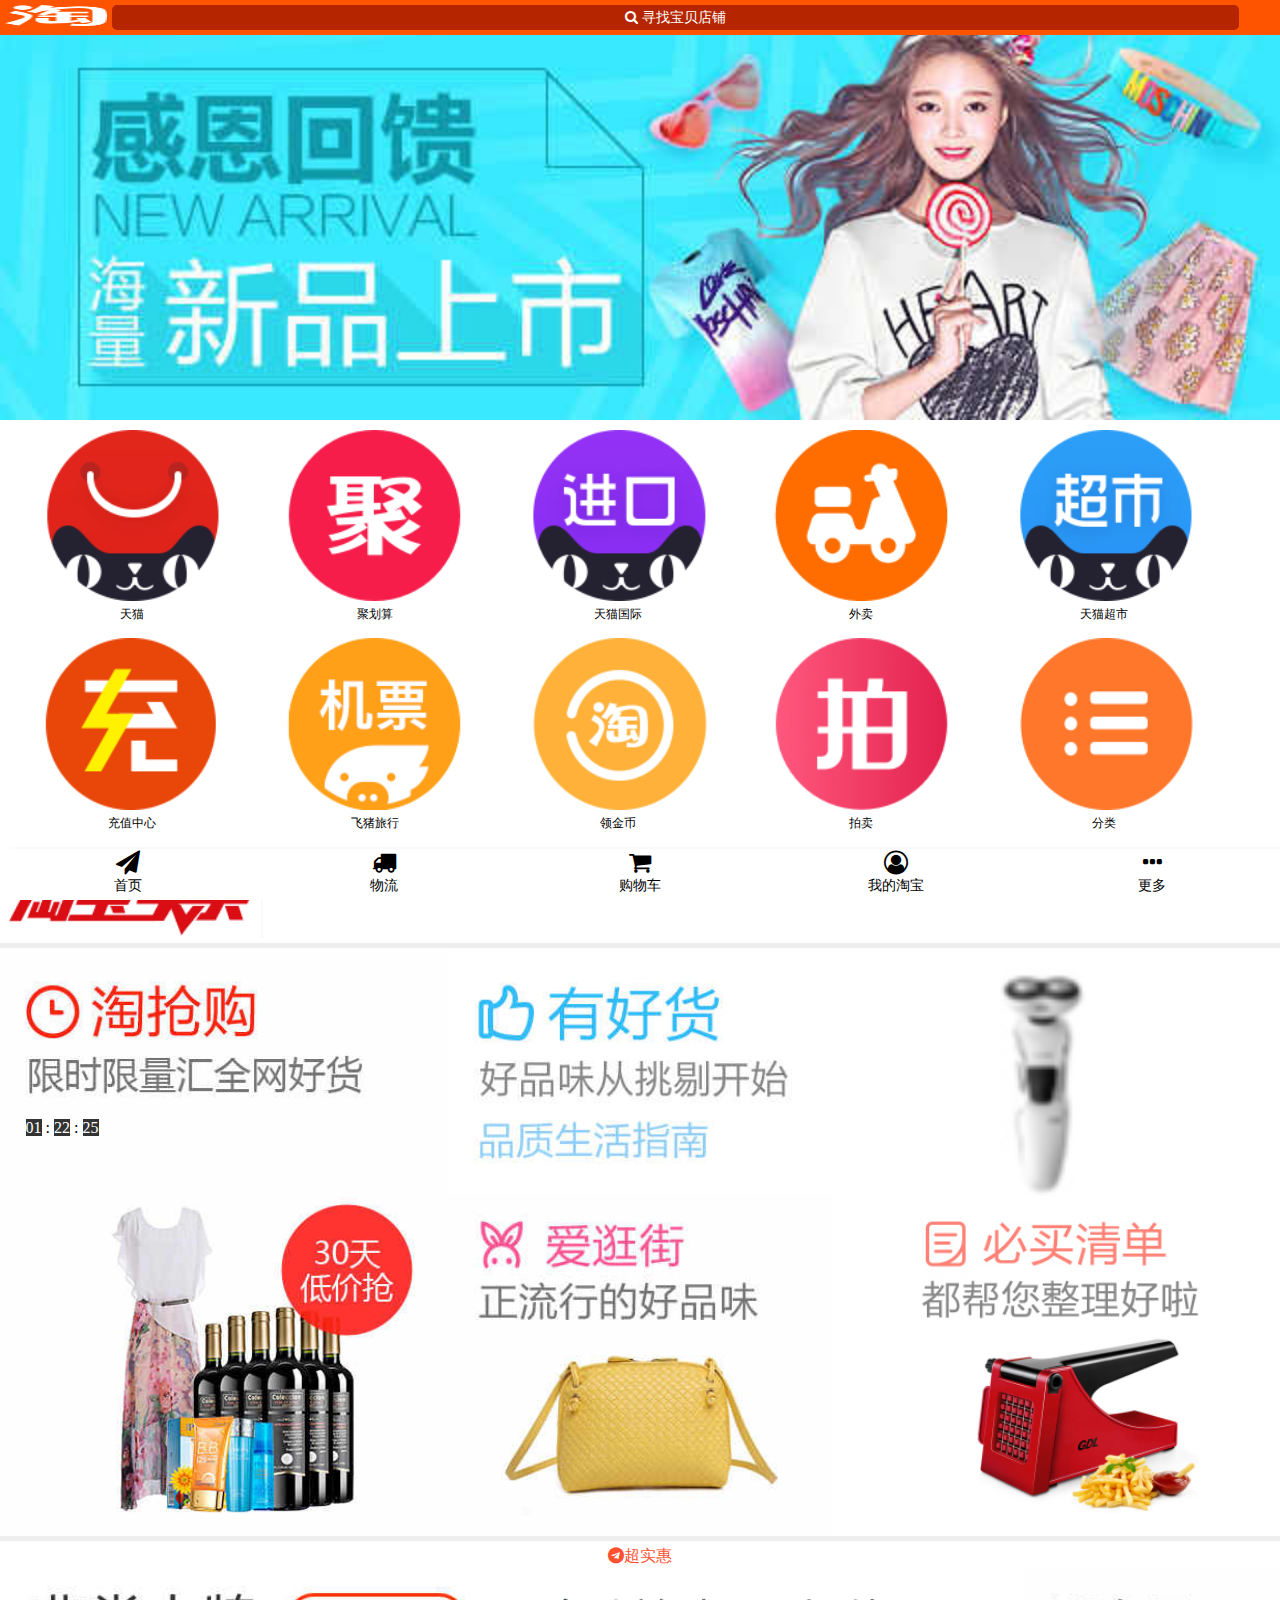
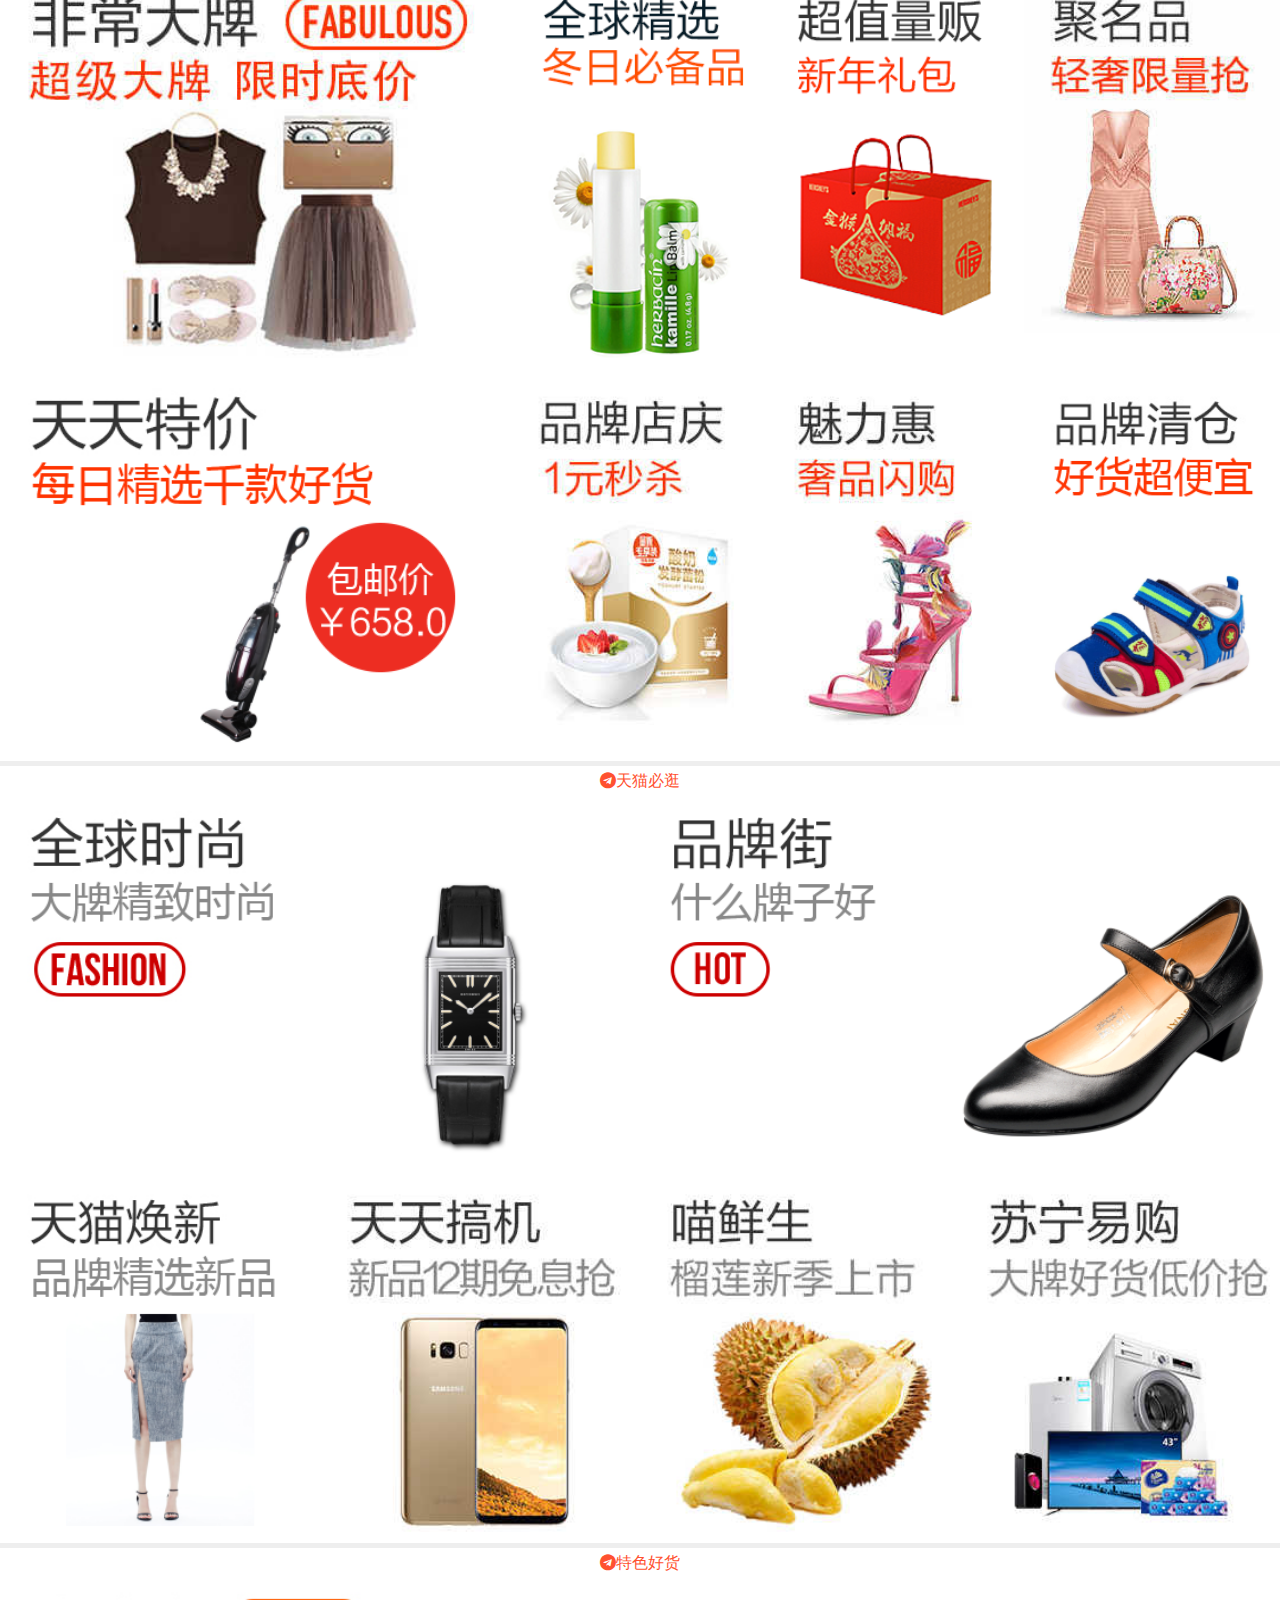
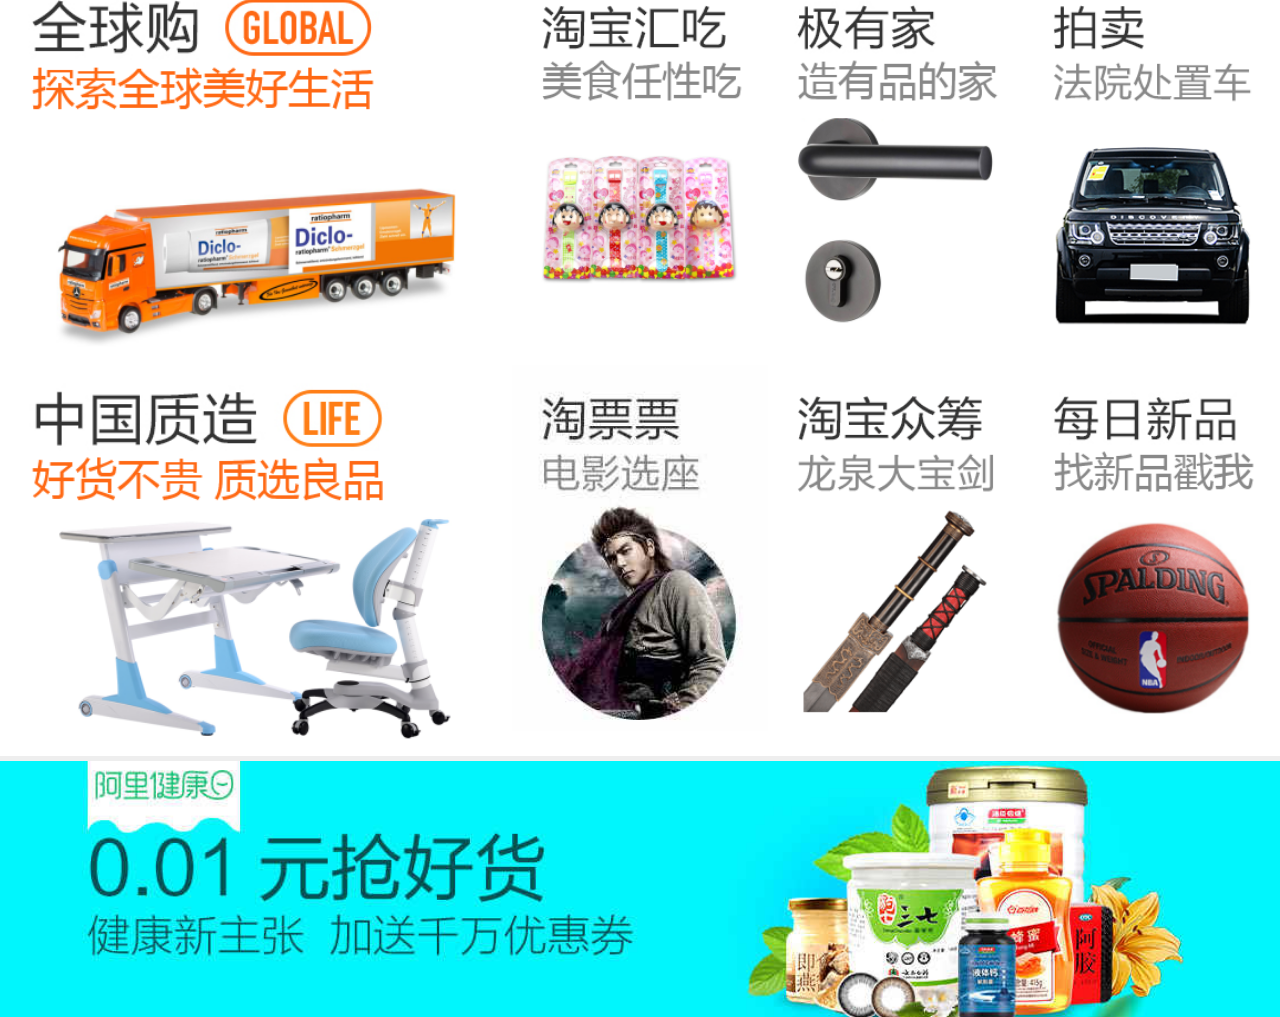
<file: 淘宝/index.html>
<!DOCTYPE html>
<html lang="en">
<head>
	<meta charset="UTF-8">
	<title>手机淘宝</title>
	<link rel="stylesheet" href="css/index.css">
	<link rel="stylesheet" href="css/font-awesome.css">
	<meta name="viewport" content="width=device-width, user-scalable=no, initial-scale=1.0, maximum-scale=1.0, minimum-scale=1.0">
</head>
<body>
	<header>
		<img src="images/logo.png" alt="">
		<div>
			<a href="">
					<i class="fa fa-search" aria-hidden="true"></i>
					寻找宝贝店铺
			</a>
		</div>
	</header>
	<div class="banner">
		<img src="images/banner.jpg" alt="">
	</div>
	<nav>
		<ul>
			<li>
				<a href="">
					<img src="images/icon1.png" alt="">
					<p>天猫</p>
				</a>
			</li>
			<li>
				<a href="">
					<img src="images/icon2.png" alt="">
					<p>聚划算</p>
				</a>
			</li>
			<li>
				<a href="">
					<img src="images/icon3.png" alt="">
					<p>天猫国际</p>
				</a>
			</li>
			<li>
				<a href="">
					<img src="images/icon4.png" alt="">
					<p>外卖</p>
				</a>
			</li>
			<li>
				<a href="">
					<img src="images/icon5.png" alt="">
					<p>天猫超市</p>
				</a>
			</li>
			<li>
				<a href="">
					<img src="images/icon6.png" alt="">
					<p>充值中心</p>
				</a>
			</li>
			<li>
				<a href="">
					<img src="images/icon7.png" alt="">
					<p>飞猪旅行</p>
				</a>
			</li>
			<li>
				<a href="">
					<img src="images/icon8.png" alt="">
					<p>领金币</p>
				</a>
			</li>
			<li>
				<a href="">
					<img src="images/icon9.png" alt="">
					<p>拍卖</p>
				</a>
			</li>
			<li>
				<a href="">
					<img src="images/icon10.png" alt="">
					<p>分类</p>
				</a>
			</li>
		</ul>
	</nav>
	<section>
		<div class="news">
			<img src="images/icon11.png" alt="">
			<span>最新</span>
			<p>太极黑白AJ11即将发布</p>
		</div>
		<div class="rush">
			<img src="images/12.jpg" alt="">
			<img src="images/13.jpg" alt="">
			<img src="images/14.jpg" alt="">
			<img src="images/15.png" alt="">
			<img src="images/16.jpg" alt="">
			<div class="time">
				<mark>01</mark>&nbsp:&nbsp<mark>22</mark>&nbsp:&nbsp<mark>25</mark>
			</div>
		</div>
		<div class="benefits">
			<p><i class="fa fa-telegram" aria-hidden="true"></i>超实惠</p>
			<ul>
				<li><a href=""><img src="images/17.jpg" alt=""></a></li>
				<li><a href=""><img src="images/18.png" alt=""></a></li>
				<li><a href=""><img src="images/19.png" alt=""></a></li>
				<li><a href=""><img src="images/20.jpg" alt=""></a></li>
				<li><a href=""><img src="images/21.png" alt=""></a></li>
				<li><a href=""><img src="images/22.jpg" alt=""></a></li>
				<li><a href=""><img src="images/23.jpg" alt=""></a></li>
				<li><a href=""><img src="images/24.png" alt=""></a></li>
			</ul>
		</div>
		<div class="tianmao">
			<p><i class="fa fa-telegram" aria-hidden="true"></i>天猫必逛</p>
			<ul>
				<li><a href=""><img src="images/25.png" alt=""></a></li>
				<li><a href=""><img src="images/26.png" alt=""></a></li>
				<li><a href=""><img src="images/27.png" alt=""></a></li>
				<li><a href=""><img src="images/28.jpg" alt=""></a></li>
				<li><a href=""><img src="images/29.jpg" alt=""></a></li>
				<li><a href=""><img src="images/30.jpg" alt=""></a></li>
			</ul>
		</div>
		<div class="feature">
			<p><i class="fa fa-telegram" aria-hidden="true"></i>特色好货</p>
			<ul>
				<li><a href=""><img src="images/31.png" alt=""></a></li>
				<li><a href=""><img src="images/32.png" alt=""></a></li>
				<li><a href=""><img src="images/33.png" alt=""></a></li>
				<li><a href=""><img src="images/34.png" alt=""></a></li>
				<li><a href=""><img src="images/35.png" alt=""></a></li>
				<li><a href=""><img src="images/36.jpg" alt=""></a></li>
				<li><a href=""><img src="images/37.png" alt=""></a></li>
				<li><a href=""><img src="images/38.png" alt=""></a></li>
			</ul>
		</div>
		<div class="Ali">
			<img src="images/39.jpg" alt="">
		</div>		
	</section>
	<footer>
		<ul>
			<li>
				<a href="">
					<span><i class="fa fa-paper-plane" aria-hidden="true"></i></span>
					<p>首页</p>
				</a>
			</li>
			<li>
				<a href="">
					<span><i class="fa fa-truck" aria-hidden="true"></i></span>
					<p>物流</p>
				</a>
			</li>
			<li>
				<a href="">
					<span><i class="fa fa-shopping-cart" aria-hidden="true"></i></span>
					<p>购物车</p>
				</a>
			</li>
			<li>
				<a href="">
					<span><i class="fa fa-user-circle-o" aria-hidden="true"></i></span>
					<p>我的淘宝</p>
				</a>
			</li>
			<li>
				<a href="">
					<span><i class="fa fa-ellipsis-h" aria-hidden="true"></i></span>
					<p>更多</p>
				</a>
			</li>
		</ul>
	</footer>	
</body>
</html>
</file>
<file: inputComponent/index.css>
p,input,button{
	padding: 0;
	margin: 0
}
.input-number{
	width: 300px;
	border: 1px solid #000;
	margin: 150px auto;
	padding: 65.5px 40px;
}
.input-number input{
	width: 200px;
	height: 26px;
}
.input-number button{
	width: 30px;
	height: 30px;
	margin-left: 10px;
}
</file>
<file: weijinsuo/css/main.css>
/*
* @Author: iceStone
* @Date:   2015-12-05 21:48:40
* @Last Modified by:   iceStone
* @Last Modified time: 2015-12-11 18:51:09
*/

body {
  font-family: "Helvetica Neue", Helvetica, Microsoft Yahei, Hiragino Sans GB, WenQuanYi Micro Hei, sans-serif;
}


/**
 * Bootstrap 扩展
 */

.navbar-itcast {
  background-color: #fff;
  border-bottom-color: #f0f0f0;
  margin-bottom: 0;
  width: 100%;
  z-index: 1;
  top: 0;
}

.navbar-itcast .navbar-brand {
  height: 70px;
  padding: 10px 15px;
}

.navbar-itcast .navbar-brand:hover,
.navbar-itcast .navbar-brand:focus {
  color: #5e5e5e;
  background-color: transparent;
}

.navbar-itcast .navbar-text {
  color: #777;
}

.navbar-itcast .navbar-nav > li > a {
  color: #878787;
  font-size: 1.4rem;
  line-height: 38px;
}


/*@media screen and (min-width: 992px) {
  .navbar-itcast .navbar-nav > li > a {
    font-size: 1.6rem;
  }
}*/

.navbar-itcast .navbar-nav > li > a:hover,
.navbar-itcast .navbar-nav > li > a:focus {
  color: #424242;
  background-color: transparent;
  border-bottom: 2px solid #e9232c;
}

.navbar-itcast .navbar-nav > .active > a,
.navbar-itcast .navbar-nav > .active > a:hover,
.navbar-itcast .navbar-nav > .active > a:focus {
  color: #424242;
  background-color: #fff;
  border-bottom: 2px solid #e9232c;
}

.navbar-itcast .navbar-nav > .disabled > a,
.navbar-itcast .navbar-nav > .disabled > a:hover,
.navbar-itcast .navbar-nav > .disabled > a:focus {
  color: #ccc;
  background-color: transparent;
}

.navbar-itcast .navbar-toggle {
  border-color: #ddd;
  margin-top: 18px;
  margin-bottom: 18px;
}

.navbar-itcast .navbar-toggle:hover,
.navbar-itcast .navbar-toggle:focus {
  background-color: #ddd;
}

.navbar-itcast .navbar-toggle .icon-bar {
  background-color: #888;
}

.navbar-itcast .navbar-collapse,
.navbar-itcast .navbar-form {
  border-color: #e7e7e7;
}

.navbar-itcast .navbar-nav > .open > a,
.navbar-itcast .navbar-nav > .open > a:hover,
.navbar-itcast .navbar-nav > .open > a:focus {
  color: #555;
  background-color: #e7e7e7;
}

@media (max-width: 767px) {
  .navbar-itcast .navbar-nav .open .dropdown-menu > li > a {
    color: #777;
  }
  .navbar-itcast .navbar-nav .open .dropdown-menu > li > a:hover,
  .navbar-itcast .navbar-nav .open .dropdown-menu > li > a:focus {
    color: #333;
    background-color: transparent;
  }
  .navbar-itcast .navbar-nav .open .dropdown-menu > .active > a,
  .navbar-itcast .navbar-nav .open .dropdown-menu > .active > a:hover,
  .navbar-itcast .navbar-nav .open .dropdown-menu > .active > a:focus {
    color: #555;
    background-color: #e7e7e7;
  }
  .navbar-itcast .navbar-nav .open .dropdown-menu > .disabled > a,
  .navbar-itcast .navbar-nav .open .dropdown-menu > .disabled > a:hover,
  .navbar-itcast .navbar-nav .open .dropdown-menu > .disabled > a:focus {
    color: #ccc;
    background-color: transparent;
  }
}

.navbar-itcast .navbar-link {
  color: #777;
}

.navbar-itcast .navbar-link:hover {
  color: #333;
}

.navbar-itcast .btn-link {
  color: #777;
}

.navbar-itcast .btn-link:hover,
.navbar-itcast .btn-link:focus {
  color: #333;
}

.navbar-itcast .btn-link[disabled]:hover,
fieldset[disabled] .navbar-itcast .btn-link:hover,
.navbar-itcast .btn-link[disabled]:focus,
fieldset[disabled] .navbar-itcast .btn-link:focus {
  color: #ccc;
}

.btn-register {
  color: #FFFFFF;
  background-color: #E9232C;
  border-color: #DB3B43;
}

.btn-register:hover,
.btn-register:focus,
.btn-register:active,
.btn-register.active,
.open .dropdown-toggle.btn-register {
  color: #FFFFFF;
  background-color: #E9232C;
  border-color: #DB3B43;
}

.btn-register:active,
.btn-register.active,
.open .dropdown-toggle.btn-register {
  background-image: none;
}

.btn-register.disabled,
.btn-register[disabled],
fieldset[disabled] .btn-register,
.btn-register.disabled:hover,
.btn-register[disabled]:hover,
fieldset[disabled] .btn-register:hover,
.btn-register.disabled:focus,
.btn-register[disabled]:focus,
fieldset[disabled] .btn-register:focus,
.btn-register.disabled:active,
.btn-register[disabled]:active,
fieldset[disabled] .btn-register:active,
.btn-register.disabled.active,
.btn-register[disabled].active,
fieldset[disabled] .btn-register.active {
  background-color: #E9232C;
  border-color: #DB3B43;
}

.btn-register .badge {
  color: #E9232C;
  background-color: #FFFFFF;
}


/**
 * 字体图标
 */

@font-face {
  font-family: 'weijinsuo';
  src: url('../fonts/MiFie-Web-Font.eot?6cyhth');
  src: url('../fonts/MiFie-Web-Font.eot?6cyhth#iefix') format('embedded-opentype'), url('../fonts/MiFie-Web-Font.svg?6cyhth#MiFie-Web-Font') format('svg'), url('../fonts/MiFie-Web-Font.ttf?6cyhth') format('truetype'), url('../fonts/MiFie-Web-Font.woff?6cyhth') format('woff');
  font-weight: normal;
  font-style: normal;
}

[class^="icon-"],
[class*=" icon-"] {
  /* use !important to prevent issues with browser extensions that change fonts */
  font-family: 'weijinsuo' !important;
  speak: none;
  font-style: normal;
  font-weight: normal;
  font-variant: normal;
  text-transform: none;
  line-height: 1;
  /* Better Font Rendering =========== */
  -webkit-font-smoothing: antialiased;
  -moz-osx-font-smoothing: grayscale;
}

.icon-icon {
  color: #E9232C;
  display: inline-block;
  font-size: 50px;
  line-height: 50px;
  vertical-align: middle;
}

.icon-icon::before {
  content: "\e920";
}

.icon-logo {
  color: #434243;
  display: inline-block;
  font-size: 36px;
  line-height: 50px;
  vertical-align: middle;
}

.icon-logo::before {
  content: "\e93e";
}

.icon-mobilephone:before {
  content: "\e908";
  font-size: 13px;
}

.icon-telephone:before {
  content: "\e909";
  font-size: 15px;
}

.icon-uniE900:before {
  content: "\e900";
}

.icon-uniE901:before {
  content: "\e901";
}

.icon-uniE902:before {
  content: "\e902";
}

.icon-uniE903:before {
  content: "\e903";
}

.icon-uniE904:before {
  content: "\e904";
}

.icon-uniE905:before {
  content: "\e905";
}

.icon-uniE906:before {
  content: "\e906";
}

.icon-uniE907:before {
  content: "\e907";
}

.icon-news01:before {
  content: "\e90e";
  font-size: 28px;
  color: #EAEAEA;
}

.icon-news02:before {
  content: "\e90f";
  font-size: 28px;
  color: #EAEAEA;
}

.icon-news03:before {
  content: "\e910";
  font-size: 28px;
  color: #EAEAEA;
}

.icon-news04:before {
  content: "\e911";
  font-size: 28px;
  color: #EAEAEA;
}


/**
 * 通栏样式
 */

.topbar {
  border-bottom: 1px solid #e0e0e0;
  line-height: 40px;
}

.topbar {
  font-size: 10px;
}

.topbar .tb-1 > a {
  text-decoration: none;
  position: relative;
  z-index: 999;
}

.topbar .tb-1 > a > img {
  display: none;
}

.topbar .tb-1:hover > a > img {
  display: block;
  position: absolute;
  z-index: 1;
  /*top: 14px;*/
  left: 0;
}

.topbar .tb-4 > .text-muted {
  margin-left: 15px;
  font-size: 13px;
}

.topbar .row > div + div {
  border-left: 1px solid #e0e0e0;
}


/**
 * 轮播通栏
 */

#home_slide .item-image {
  background-position: center center;
  background-size: cover;
  width: 100%;
  overflow: hidden;
  text-align: center;
}

#home_slide .item-image img {
  width: 100%;
}

@media screen and (min-width: 768px) {
  #home_slide .item-image {
    height: 410px;
  }
  #home_slide .item-image img {
    display: none;
  }
}


/**
 * 网站特色模块
 */

#features {
  background-color: #fff;
  padding-top: 40px;
  padding-bottom: 40px;
  border-bottom: 1px solid #e0e0e0;
}

#features a {
  color: #333;
  text-decoration: none;
}

#features a:hover {
  color: #E9232C;
}

#features .media {
  padding: 10px 0;
}

#features a i {
  display: block;
  font-size: 30px;
  padding: 10px 0;
}

#features a .media-body {
  padding: 5px 0;
}


/**
 * 预约
 */

#booking {
  border-bottom: 1px solid #e0e0e0;
}

#booking > .container {
  padding-top: 20px;
  padding-bottom: 10px;
}

#booking > .container > p {
  font-size: 16px;
  line-height: 20px;
}

#booking > .container > p > span {
  color: #e9232c;
}

#booking > .container > p i {
  font-size: 20px;
}

#booking > .container > p > a:hover {
  text-decoration: none;
}

#booking > .container > p > .just-now {
  color: #e9232c;
  border-bottom: 1px dashed #e9232c;
}

#booking > .container > p > .quick-learn {
  color: #333;
}


/**
 * 产品列表
 */

#products {
  background-color: #f0f0f0;
  padding: 40px 0;
}

#products .nav-tabs {
  border-bottom: 1px solid #c0c0c0;
  padding-left: 20px;
}

#products .nav-tabs li a {
  color: #444;
  font-size: 16px;
}

#products .nav-tabs .active a {
  border: none;
  background-color: transparent;
  border-bottom: 4px solid #e9232c;
}

.touch-scroll {}

#products .tab-content {}

#products .tab-content .tab-pane {
  margin-top: 20px;
}

.panel-product {
  border-color: #fff;
  border-radius: 0;
  padding: 0;
  background-color: #fff;
  margin-bottom: 25px;
  box-shadow: 1px 1px 5px #c0c0c0;
  color: #555;
}

.panel-product.active {
  background-color: #e9232c;
  border-color: #e9232c;
  color: #fff;
  position: relative;
}

.panel-product.active::before {
  content: "\e915";
  position: absolute;
  font-family: weijinsuo;
  color: #fff;
  font-size: 33px;
  font-weight: 100;
  top: -8px;
  left: -1px;
}

.panel-product.state-1,
.panel-product.state-2,
.panel-product.state-3,
.panel-product.state-4 {
  background-color: #e0e0e0;
}

.panel-product.state-1::after,
.panel-product.state-2::after,
.panel-product.state-3::after,
.panel-product.state-4::after {
  font-family: weijinsuo;
  font-size: 100px;
  color: #e9232c;
  position: absolute;
  top: 10px;
  right: 130px;
}

.panel-product.state-1::after {
  content: "\e925";
}

.panel-product.state-2::after {
  content: "\e926";
}

.panel-product.state-3::after {
  content: "\e927";
}

.panel-product.state-4::after {
  content: "\e928";
}

.panel-product .panel-heading {
  height: 150px;
  float: right;
  width: 120px;
  padding: 45px 0 35px;
  text-align: center;
  border-left: 1px dashed #c0c0c0;
  position: relative;
}

.panel-product .panel-heading .tooltips {
  width: 100%;
  height: 18px;
  top: 20px;
  position: absolute;
}

.panel-product .panel-heading .tooltips span {
  cursor: pointer;
  display: inline-block;
  width: 20px;
  height: 20px;
  border: 1px solid;
  padding: 2px;
}

.panel-product .panel-heading .tooltips span.primary {
  border-color: #e9232c;
  color: #e9232c;
}

.panel-product .panel-heading .tooltips span.secondary {
  border-color: #399;
  color: #399;
}

.panel-product .panel-heading .tooltips span.tertiary {
  border-color: #ccc;
  color: #ccc;
}

.panel-product .panel-heading strong {
  color: #e9232c;
  font-size: 36px
}

.panel-product.active .panel-heading strong,
.panel-product.active .panel-heading sub {
  color: #fff;
}

.panel-product .panel-heading::before {
  background-color: #f0f0f0;
  border-radius: 7px;
  content: ' ';
  display: block;
  height: 14px;
  position: absolute;
  top: -7px;
  left: -7px;
  width: 14px;
}

.panel-product .panel-heading::after {
  background-color: #f0f0f0;
  border-radius: 7px;
  content: ' ';
  display: block;
  height: 14px;
  position: absolute;
  bottom: -7px;
  left: -7px;
  width: 14px;
  box-shadow: 0 2px 2px #c0c0c0 inset;
}

.panel-product .panel-heading sub {
  color: #e9232c;
}

.panel-product .panel-heading span {
  font-size: 10px
}

.panel-product .panel-body {
  height: 150px;
  margin-right: 120px;
}

.panel-product .panel-body h5 {
  font-size: 16px;
  margin-top: 0;
}

.panel-product .panel-body dt {
  font-size: 10px;
  color: #c0c0c0;
}

.panel-product .panel-body dd {
  font-size: 16px;
  margin-bottom: 5px;
}


/**
 * 新闻板块
 */

#news {
  padding: 50px 0;
  border-bottom: 1px solid #c0c0c0;
}

#news .news-title {
  font-size: 20px;
  border-bottom: 1px dashed #c0c0c0;
  text-align: center;
  position: relative;
  padding: 10px 15px;
  margin-bottom: 30px;
}

#news .news-title::after {
  content: ' ';
  display: block;
  width: 10px;
  height: 10px;
  border-radius: 5px;
  border: 1px solid #c0c0c0;
  position: absolute;
  right: -7px;
  bottom: -5px;
}

#news .line {
  height: 100%;
  border-left: 1px dashed #c0c0c0;
  position: absolute;
  top: 0;
  left: 55%;
  z-index: -1;
}

#news .nav-pills > li > a {
  background-color: #f5f5f5;
  width: 60px;
  height: 60px;
  border-radius: 30px;
  text-align: center;
  padding: 15px;
  margin-right: 20px;
  margin-bottom: 20px;
}

#news .nav-pills > li > a:hover,
#news .nav-pills > li.active > a,
#news .nav-pills > li.active > a:hover,
#news .nav-pills > li.active > a:focus {
  background-color: #e9232c;
}

#news .tab-pane ul {
  list-style: none;
  font-size: 14px;
  line-height: 3;
  padding: 0;
}

#news .nav-stacked > li {
  float: left;
}

@media screen and (min-width: 970) {
  #news .nav-stacked > li {
    float: none;
  }
}


/**
 * 合作伙伴
 */

#partner {
  padding: 50px 0;
}

.partner-list {
  list-style: none;
  padding: 0;
  font-size: 0;
}

.partner-list > li {
  display: inline-block;
  width: calc(100% / 9);
  font-size: 50px;
  line-height: 1;
}

.partner-list > li + li {
  border-left: 1px dashed #c0c0c0;
  color: #ddd;
}

.partner-list > li > a {
  color: #999;
}

.partner-list > li > a:hover {
  text-decoration: none;
}

.icon-uniE930:hover {
  color: #df3232;
}

.icon-uniE930:before {
  content: "\e946";
}

.icon-uniE92F:hover {
  color: #e8380d;
}

.icon-uniE92F:before {
  content: "\e92f";
}

.icon-uniE92E:hover {
  color: #ed6f00;
}

.icon-uniE92E:before {
  content: "\e92e";
}

.icon-uniE92A:hover {
  color: #159f69;
}

.icon-uniE92A:before {
  content: "\e92a";
}

.icon-uniE929:hover {
  color: #07569e;
}

.icon-uniE929:before {
  content: "\e929";
}

.icon-uniE931:hover {
  color: #004098;
}

.icon-uniE931:before {
  content: "\e931";
}

.icon-uniE92C:hover {
  color: #d32019;
}

.icon-uniE92C:before {
  content: "\e92c";
}

.icon-uniE92B:hover {
  color: #3eac4a;
}

.icon-uniE92B:before {
  content: "\e92b";
}

.icon-uniE92D:hover {
  color: #2bb289;
}

.icon-uniE92D:before {
  content: "\e92d";
}
</file>
<file: 淘宝/css/index.css>
/*reset*/
body,p,ul{margin: 0;padding: 0;}
a{
	text-decoration: none;
}
img{
	vertical-align: middle;
}
li{list-style: none;}
html{
	font-size: 100px;
	width: 100%;
}
body{
	width: 100%;
	overflow-x:hidden;
}
header{
	width: 100%;
	height:0.35rem;
	background: #fe5400;
	overflow: hidden;
	position: fixed;
	top: 0;
	z-index: 999;
	display: flex;
}
header>img{
	width: 8%;
	height: 60%;
	margin-top: 0.05rem;
	margin-left: 0.05rem;
}
header>div{
	width: 88%;
	height: 0.25rem;
	background: #b52600;
	border-radius: 0.05rem;
	margin-top: 0.05rem;
	margin-left: 0.05rem;
}
header>div>a{
	display: block;
	width:100%;
	height: 0.25rem;
	font-size: 0.14rem;
	color: #fff;
	text-align: center;
	line-height: 0.25rem;
}
.banner img{
	width: 100%;
	margin-top: 0.2rem;
}
nav{
	width: 100%;
}
nav>ul{
	width: 100%;
	display: flex;
	flex-wrap: wrap;
	margin: 0.1rem;
	border-bottom: 2px solid #fafafa;
}
nav>ul>li{
	width: 19%;
	padding-bottom: 0.15rem;
}
nav>ul>li>a{
	display: block;
	width: 100%;
	font-size: 0.12rem;
}
nav>ul>li>a>img{
	width: 100%;
}
nav>ul>li>a>p{
	text-align: center;
	color: #000;
	margin-top: 0.05rem;
}
section{
	width: 100%;
}
section .news{
	width: 100%;
	display: flex;
	font-size: 0.16rem;
	box-shadow: 0 0.05rem #eeeeee;
	line-height: 0.23rem;
	text-align: center;
	padding: 0.05rem;
}
section .news img{
	width: 20%;
	height: 100%;
	border-right: 2px solid #f9f9f9;
}
section .news span{
	display: block;
	height: 80%;
	font-size: 0.14rem;
	color: red;
	border:1px solid red;
	border-radius: 0.05rem;
	margin-left: 0.15rem;
}
section .news p{
	margin-left: 0.15rem;
	text-align: center;
}
section .rush{
	width: 100%;
	margin-top: 0.05rem;
	box-shadow: 0 0.05rem #eeeeee;
	position: relative;
}
section .rush img:nth-child(1){
	width: 35%;
	height: 100%;
}
section .rush img:nth-child(2){
	width: 28%;
	position: absolute;
	top: 0;
	left: 35%;
}
section .rush img:nth-child(3){
	width: 30%;
	position: absolute;
	top:42%;
	left:35%;
}
section .rush img:nth-child(4){
	width: 30%;
	position: absolute;
	top:42%;
	right:0;
}
section .rush img:nth-child(5){
	width: 7%;
	position: absolute;
	top:3%;
	right:15%;
}
section .rush .time{
	font-size: 0.16rem;
	position: absolute;
	top: 29%;
	left: 2%;
}
section .rush .time mark{
	color: #fff;
	background: #333;
}
section .benefits{
	width: 100%;
	margin-top: 0.05rem;
	box-shadow: 0 0.05rem #eeeeee;
}
section .benefits>p{
	color: #ff5130;
	font-size:0.16rem;
	text-align: center;
	margin-top: 0.1rem;
}
section .benefits>ul{
	width: 100%;
	display: flex;
	flex-wrap: wrap;
}
section .benefits>ul>li{
	width: 20%;
}
section .benefits>ul>li:nth-child(1),section .benefits>ul>li:nth-child(5){
	width: 40%;
}
section .benefits>ul>li>a{
	display: block;
	width:100%;
	font-size: 0.12rem;
}
section .benefits>ul>li img{
	width: 100%;
}
section .tianmao{
	width: 100%;
	margin-top: 0.05rem;
	box-shadow: 0 0.05rem #eeeeee;
}
section .tianmao>p{
	color: #ff5130;
	font-size:0.16rem;
	text-align: center;
	margin-top: 0.1rem;
}
section .tianmao>ul{
	width: 100%;
	display: flex;
	flex-wrap: wrap;
}
section .tianmao>ul>li:nth-child(1),section .tianmao>ul>li:nth-child(2){
	width: 50%;
}
section .tianmao>ul>li{
	width: 25%;
}
section .tianmao>ul>li>a{
	display: block;
	width:100%;
	font-size: 0.12rem;
}
section .tianmao>ul>li>a>img{
	width: 100%;
}
section .feature{
	width: 100%;
	margin-top: 0.05rem;
	box-shadow: 0 0.05rem #eeeeee;
}
section .feature>p{
	color: #ff5130;
	font-size:0.16rem;
	text-align: center;
	margin-top: 0.1rem;
}
section .feature>ul{
	width: 100%;
	display: flex;
	flex-wrap: wrap;
}
section .feature>ul>li:nth-child(1),section .feature>ul>li:nth-child(5){
	width: 40%;
}
section .feature>ul>li{
	width: 20%;
}
section .feature>ul>li>a{
	display: block;
	width:100%;
	font-size: 0.12rem;
}
section .feature>ul>li>a>img{
	width: 100%;
}
section .Ali{
	width: 100%;
	margin-top: 0.05rem;
}
section .Ali>img{
	width: 100%;
	vertical-align: top;
}
footer{
	width: 100%;
	height: 0.5rem;
	background: #fff;
	position: fixed;
	bottom: 0;
}
footer>ul{
	width: 100%;
	height: 100%;
	display: flex;
	overflow: hidden;
}
footer>ul>li{
	width: 20%;
	height: 100%;
	flex:1;
}
footer>ul>li>a{
	display: block;
	width: 100%;
	height: 100%;
	font-size: 0.14rem;
}
footer>ul>li>a>span{
	display: block;
	font-size: 0.24rem;
	text-align:center;
	color: #000;
}
footer>ul>li>a>p{
	font-size: 0.14rem;
	text-align:center;
	color: #000;
}
</file>
